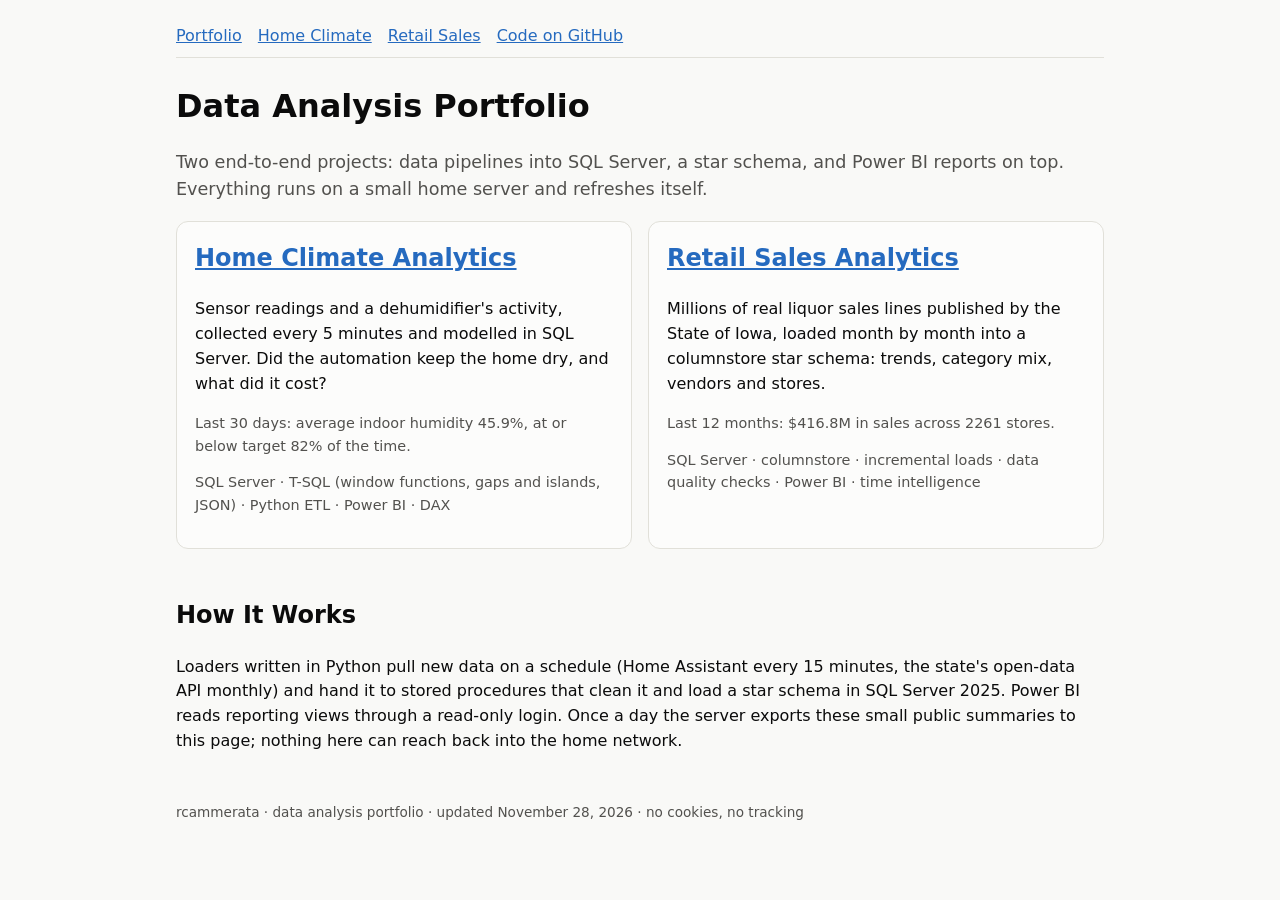
<file: docs/index.html>
<!doctype html>
<html lang="en">
<head>
<meta charset="utf-8">
<meta name="viewport" content="width=device-width, initial-scale=1">
<meta name="referrer" content="no-referrer">
<title>Data Analysis Portfolio</title>
<link rel="stylesheet" href="style.css">
</head>
<body>
<main>
<header class="site"><nav><a href="index.html">Portfolio</a><a href="climate.html">Home Climate</a><a href="retail.html">Retail Sales</a><a href="https://github.com/rcammerata/data-portfolio">Code on GitHub</a></nav></header>

<h1>Data Analysis Portfolio</h1>
<p class="lead">Two end-to-end projects: data pipelines into SQL Server, a star schema, and Power BI
reports on top. Everything runs on a small home server and refreshes itself.</p>
<div class="projects">
<section class="project">
<h2 style="margin-top:0"><a href="climate.html">Home Climate Analytics</a></h2>
<p>Sensor readings and a dehumidifier's activity, collected every 5 minutes and modelled in SQL
Server. Did the automation keep the home dry, and what did it cost?</p>
<p class="note">Last 30 days: average indoor humidity 45.9%, at or below target 82% of the time.</p>
<p class="note">SQL Server · T-SQL (window functions, gaps and islands, JSON) · Python ETL · Power BI · DAX</p>
</section>
<section class="project">
<h2 style="margin-top:0"><a href="retail.html">Retail Sales Analytics</a></h2>
<p>Millions of real liquor sales lines published by the State of Iowa, loaded month by month into a
columnstore star schema: trends, category mix, vendors and stores.</p>
<p class="note">Last 12 months: $416.8M in sales across 2261 stores.</p>
<p class="note">SQL Server · columnstore · incremental loads · data quality checks · Power BI · time intelligence</p>
</section>
</div>
<h2>How It Works</h2>
<p>Loaders written in Python pull new data on a schedule (Home Assistant every 15 minutes, the
state's open-data API monthly) and hand it to stored procedures that clean it and load a star
schema in SQL Server 2025. Power BI reads reporting views through a read-only login. Once a day
the server exports these small public summaries to this page; nothing here can reach back into
the home network.</p>

<footer>rcammerata · data analysis portfolio · updated November 28, 2026 · no cookies, no tracking</footer>
</main>
</body>
</html>
</file>
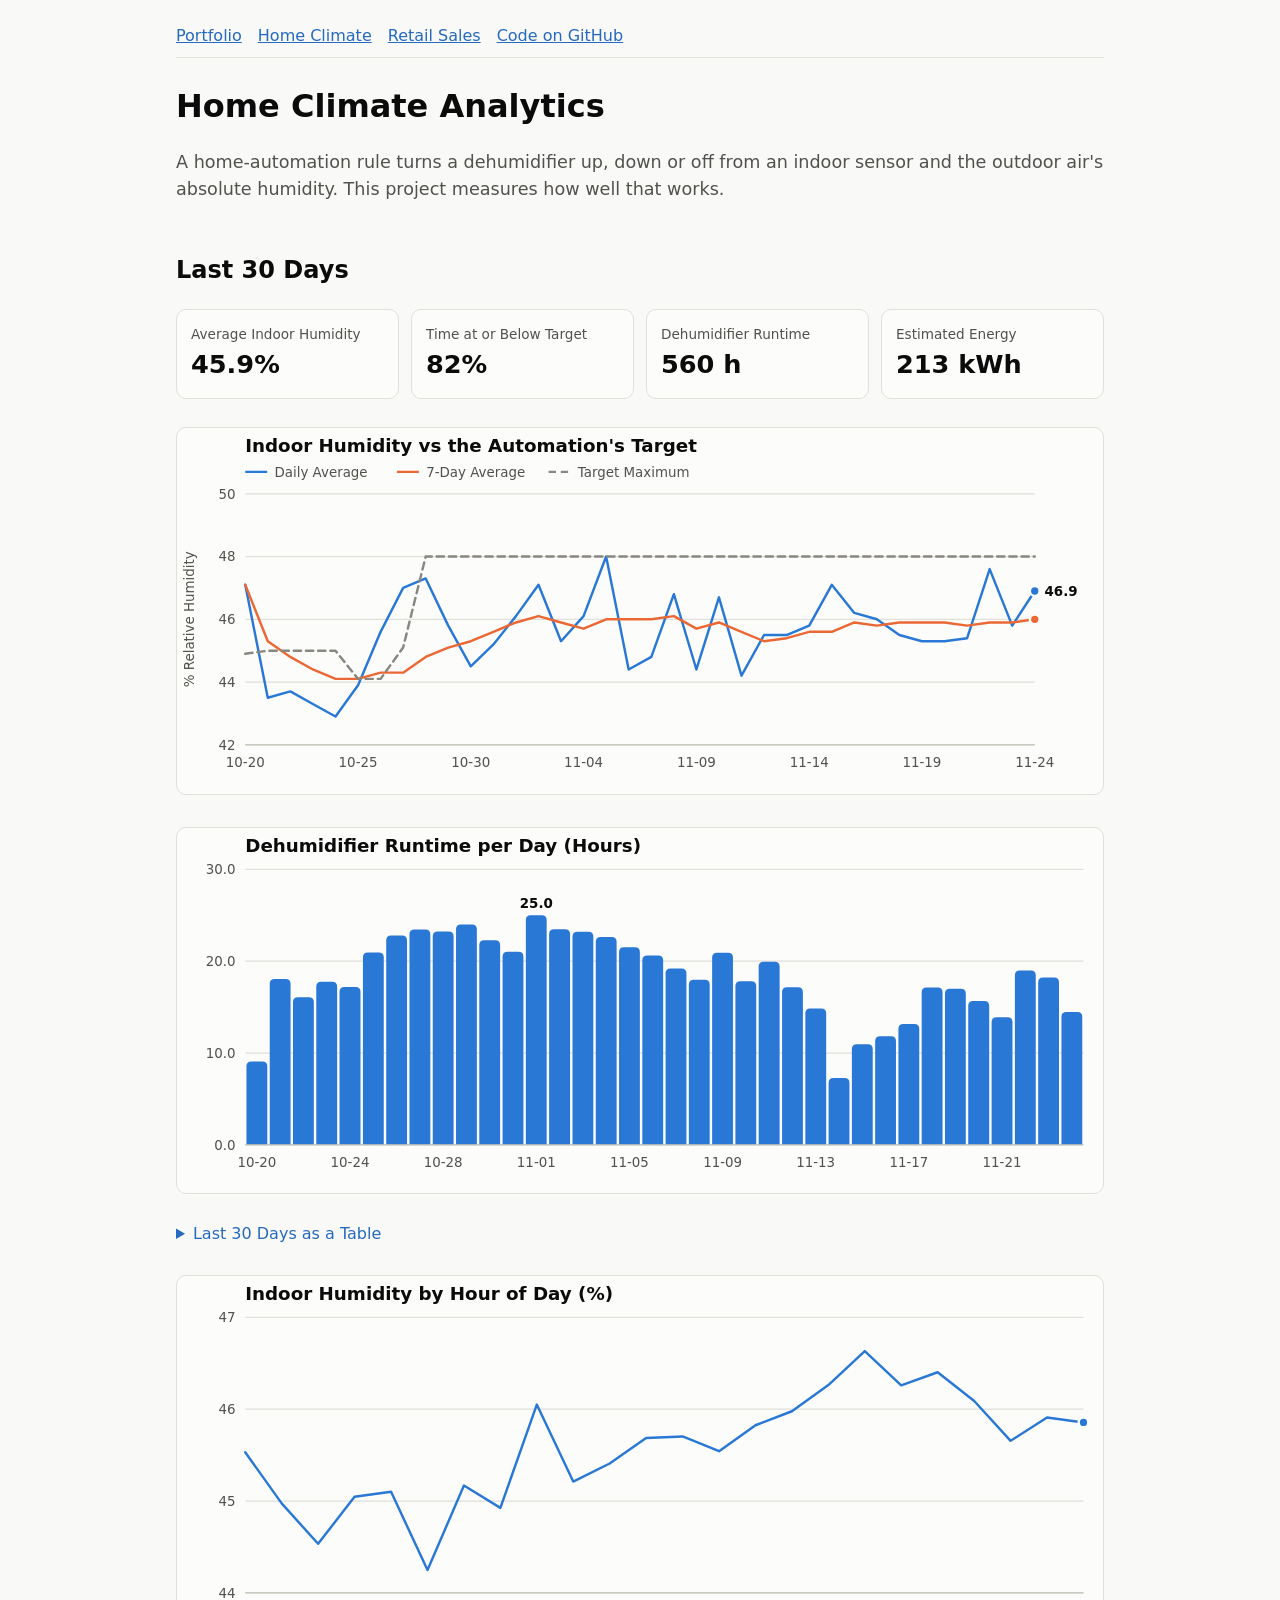
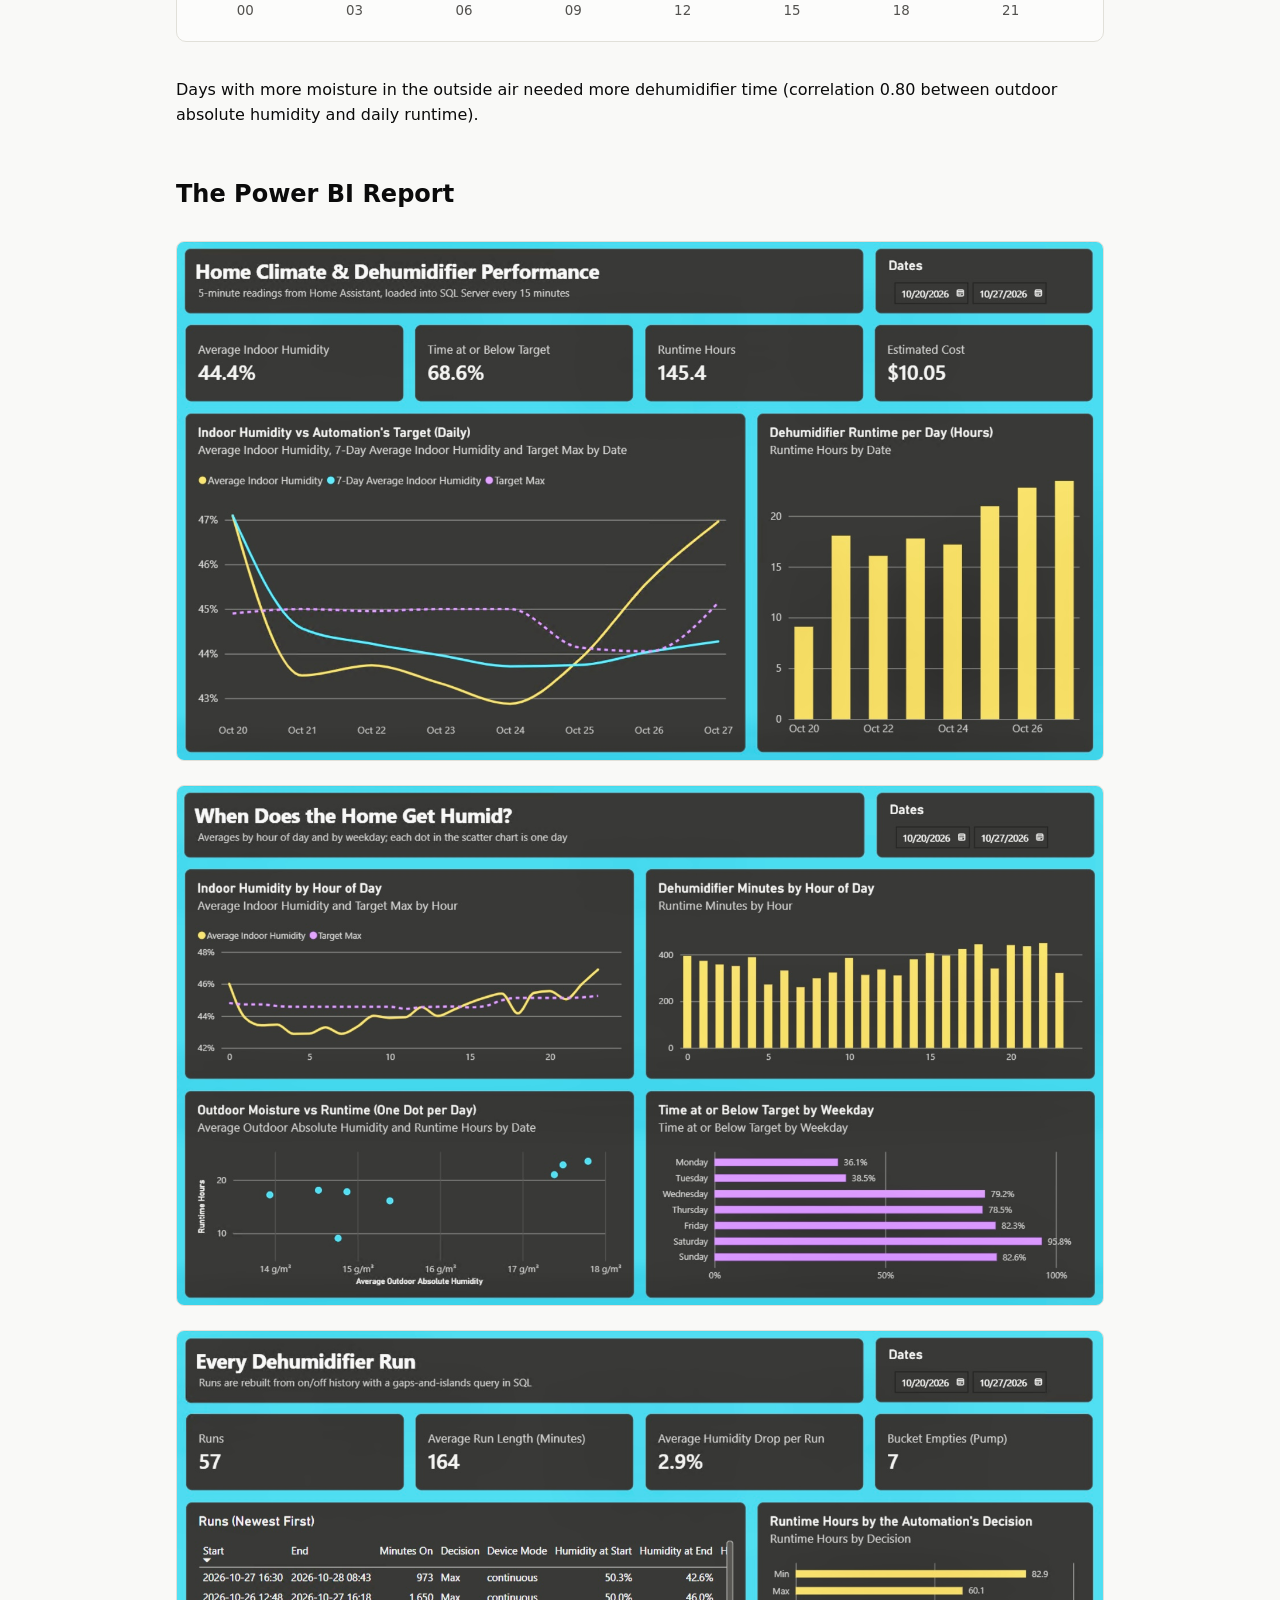
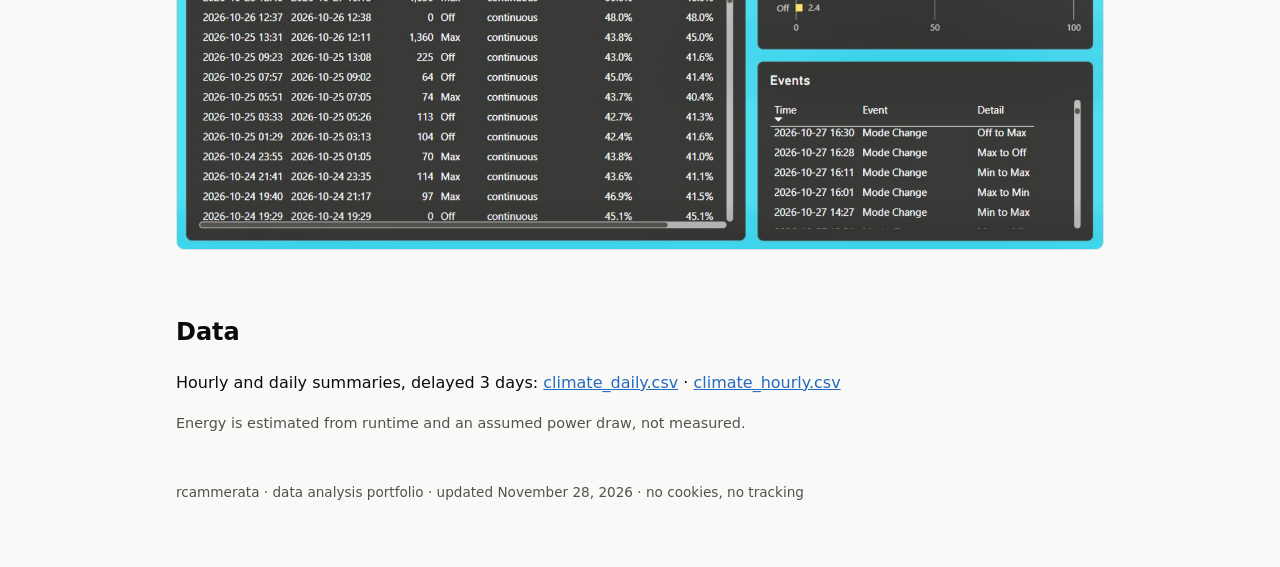
<file: docs/climate.html>
<!doctype html>
<html lang="en">
<head>
<meta charset="utf-8">
<meta name="viewport" content="width=device-width, initial-scale=1">
<meta name="referrer" content="no-referrer">
<title>Home Climate Analytics</title>
<link rel="stylesheet" href="style.css">
</head>
<body>
<main>
<header class="site"><nav><a href="index.html">Portfolio</a><a href="climate.html">Home Climate</a><a href="retail.html">Retail Sales</a><a href="https://github.com/rcammerata/data-portfolio">Code on GitHub</a></nav></header>

<h1>Home Climate Analytics</h1>
<p class="lead">A home-automation rule turns a dehumidifier up, down or off from an indoor sensor and the
outdoor air's absolute humidity. This project measures how well that works.</p>
<h2>Last 30 Days</h2>
<div class="cards"><div class="card"><div class="k">Average Indoor Humidity</div><div class="v">45.9%</div></div><div class="card"><div class="k">Time at or Below Target</div><div class="v">82%</div></div><div class="card"><div class="k">Dehumidifier Runtime</div><div class="v">560 h</div></div><div class="card"><div class="k">Estimated Energy</div><div class="v">213 kWh</div></div></div>
<svg xmlns="http://www.w3.org/2000/svg" viewBox="0 0 760 300" role="img" aria-label="Indoor Humidity vs the Automation&#x27;s Target" class="chart">
<title>Indoor Humidity vs the Automation&#x27;s Target</title>
<text x="56" y="20" class="chart-title">Indoor Humidity vs the Automation&#x27;s Target</text>
<line x1="56" x2="74" y1="36" y2="36" class="s1" stroke-width="2"/>
<text x="80" y="40" class="legend">Daily Average</text>
<line x1="180.5" x2="198.5" y1="36" y2="36" class="s2" stroke-width="2"/>
<text x="204.5" y="40" class="legend">7-Day Average</text>
<line x1="305.0" x2="323.0" y1="36" y2="36" class="ref" stroke-width="2" stroke-dasharray="6 4"/>
<text x="329.0" y="40" class="legend">Target Maximum</text>
<line x1="56" x2="704" y1="260.0" y2="260.0" class="grid"/>
<text x="48" y="264.0" class="axis" text-anchor="end">42</text>
<line x1="56" x2="704" y1="208.5" y2="208.5" class="grid"/>
<text x="48" y="212.5" class="axis" text-anchor="end">44</text>
<line x1="56" x2="704" y1="157.0" y2="157.0" class="grid"/>
<text x="48" y="161.0" class="axis" text-anchor="end">46</text>
<line x1="56" x2="704" y1="105.5" y2="105.5" class="grid"/>
<text x="48" y="109.5" class="axis" text-anchor="end">48</text>
<line x1="56" x2="704" y1="54.0" y2="54.0" class="grid"/>
<text x="48" y="58.0" class="axis" text-anchor="end">50</text>
<line x1="56" x2="704" y1="260.0" y2="260.0" class="baseline"/>
<text x="14" y="157.0" class="axis" text-anchor="middle" transform="rotate(-90 14 157.0)">% Relative Humidity</text>
<text x="56.0" y="278" class="axis" text-anchor="middle">10-20</text>
<text x="148.6" y="278" class="axis" text-anchor="middle">10-25</text>
<text x="241.1" y="278" class="axis" text-anchor="middle">10-30</text>
<text x="333.7" y="278" class="axis" text-anchor="middle">11-04</text>
<text x="426.3" y="278" class="axis" text-anchor="middle">11-09</text>
<text x="518.9" y="278" class="axis" text-anchor="middle">11-14</text>
<text x="611.4" y="278" class="axis" text-anchor="middle">11-19</text>
<text x="704.0" y="278" class="axis" text-anchor="middle">11-24</text>
<polyline points="56.0,128.7 74.5,221.4 93.0,216.2 111.5,226.5 130.1,236.8 148.6,211.1 167.1,167.3 185.6,131.2 204.1,123.5 222.6,162.2 241.1,195.6 259.7,177.6 278.2,154.4 296.7,128.7 315.2,175.0 333.7,154.4 352.2,105.5 370.7,198.2 389.3,187.9 407.8,136.4 426.3,198.2 444.8,139.0 463.3,203.3 481.8,169.9 500.3,169.9 518.9,162.2 537.4,128.7 555.9,151.8 574.4,157.0 592.9,169.9 611.4,175.0 629.9,175.0 648.5,172.5 667.0,115.8 685.5,162.2 704.0,133.8" fill="none" class="s1 line"/>
<circle cx="704.0" cy="133.8" r="4" class="f1 dot"/>
<text x="712.0" y="137.8" class="value">46.9</text>
<polyline points="56.0,128.7 74.5,175.0 93.0,187.9 111.5,198.2 130.1,205.9 148.6,205.9 167.1,200.8 185.6,200.8 204.1,187.9 222.6,180.2 241.1,175.0 259.7,167.3 278.2,159.6 296.7,154.4 315.2,159.6 333.7,164.7 352.2,157.0 370.7,157.0 389.3,157.0 407.8,154.4 426.3,164.7 444.8,159.6 463.3,167.3 481.8,175.0 500.3,172.5 518.9,167.3 537.4,167.3 555.9,159.6 574.4,162.2 592.9,159.6 611.4,159.6 629.9,159.6 648.5,162.2 667.0,159.6 685.5,159.6 704.0,157.0" fill="none" class="s2 line"/>
<circle cx="704.0" cy="157.0" r="4" class="f2 dot"/>
<polyline points="56.0,185.3 74.5,182.8 93.0,182.8 111.5,182.8 130.1,182.8 148.6,205.9 167.1,205.9 185.6,180.2 204.1,105.5 222.6,105.5 241.1,105.5 259.7,105.5 278.2,105.5 296.7,105.5 315.2,105.5 333.7,105.5 352.2,105.5 370.7,105.5 389.3,105.5 407.8,105.5 426.3,105.5 444.8,105.5 463.3,105.5 481.8,105.5 500.3,105.5 518.9,105.5 537.4,105.5 555.9,105.5 574.4,105.5 592.9,105.5 611.4,105.5 629.9,105.5 648.5,105.5 667.0,105.5 685.5,105.5 704.0,105.5" fill="none" class="ref line" stroke-dasharray="6 4"/>
<circle cx="56.0" cy="128.7" r="7" class="hit"><title>10-20 · Daily Average: 47.1</title></circle>
<circle cx="74.5" cy="221.4" r="7" class="hit"><title>10-21 · Daily Average: 43.5</title></circle>
<circle cx="93.0" cy="216.2" r="7" class="hit"><title>10-22 · Daily Average: 43.7</title></circle>
<circle cx="111.5" cy="226.5" r="7" class="hit"><title>10-23 · Daily Average: 43.3</title></circle>
<circle cx="130.1" cy="236.8" r="7" class="hit"><title>10-24 · Daily Average: 42.9</title></circle>
<circle cx="148.6" cy="211.1" r="7" class="hit"><title>10-25 · Daily Average: 43.9</title></circle>
<circle cx="167.1" cy="167.3" r="7" class="hit"><title>10-26 · Daily Average: 45.6</title></circle>
<circle cx="185.6" cy="131.2" r="7" class="hit"><title>10-27 · Daily Average: 47.0</title></circle>
<circle cx="204.1" cy="123.5" r="7" class="hit"><title>10-28 · Daily Average: 47.3</title></circle>
<circle cx="222.6" cy="162.2" r="7" class="hit"><title>10-29 · Daily Average: 45.8</title></circle>
<circle cx="241.1" cy="195.6" r="7" class="hit"><title>10-30 · Daily Average: 44.5</title></circle>
<circle cx="259.7" cy="177.6" r="7" class="hit"><title>10-31 · Daily Average: 45.2</title></circle>
<circle cx="278.2" cy="154.4" r="7" class="hit"><title>11-01 · Daily Average: 46.1</title></circle>
<circle cx="296.7" cy="128.7" r="7" class="hit"><title>11-02 · Daily Average: 47.1</title></circle>
<circle cx="315.2" cy="175.0" r="7" class="hit"><title>11-03 · Daily Average: 45.3</title></circle>
<circle cx="333.7" cy="154.4" r="7" class="hit"><title>11-04 · Daily Average: 46.1</title></circle>
<circle cx="352.2" cy="105.5" r="7" class="hit"><title>11-05 · Daily Average: 48.0</title></circle>
<circle cx="370.7" cy="198.2" r="7" class="hit"><title>11-06 · Daily Average: 44.4</title></circle>
<circle cx="389.3" cy="187.9" r="7" class="hit"><title>11-07 · Daily Average: 44.8</title></circle>
<circle cx="407.8" cy="136.4" r="7" class="hit"><title>11-08 · Daily Average: 46.8</title></circle>
<circle cx="426.3" cy="198.2" r="7" class="hit"><title>11-09 · Daily Average: 44.4</title></circle>
<circle cx="444.8" cy="139.0" r="7" class="hit"><title>11-10 · Daily Average: 46.7</title></circle>
<circle cx="463.3" cy="203.3" r="7" class="hit"><title>11-11 · Daily Average: 44.2</title></circle>
<circle cx="481.8" cy="169.9" r="7" class="hit"><title>11-12 · Daily Average: 45.5</title></circle>
<circle cx="500.3" cy="169.9" r="7" class="hit"><title>11-13 · Daily Average: 45.5</title></circle>
<circle cx="518.9" cy="162.2" r="7" class="hit"><title>11-14 · Daily Average: 45.8</title></circle>
<circle cx="537.4" cy="128.7" r="7" class="hit"><title>11-15 · Daily Average: 47.1</title></circle>
<circle cx="555.9" cy="151.8" r="7" class="hit"><title>11-16 · Daily Average: 46.2</title></circle>
<circle cx="574.4" cy="157.0" r="7" class="hit"><title>11-17 · Daily Average: 46.0</title></circle>
<circle cx="592.9" cy="169.9" r="7" class="hit"><title>11-18 · Daily Average: 45.5</title></circle>
<circle cx="611.4" cy="175.0" r="7" class="hit"><title>11-19 · Daily Average: 45.3</title></circle>
<circle cx="629.9" cy="175.0" r="7" class="hit"><title>11-20 · Daily Average: 45.3</title></circle>
<circle cx="648.5" cy="172.5" r="7" class="hit"><title>11-21 · Daily Average: 45.4</title></circle>
<circle cx="667.0" cy="115.8" r="7" class="hit"><title>11-22 · Daily Average: 47.6</title></circle>
<circle cx="685.5" cy="162.2" r="7" class="hit"><title>11-23 · Daily Average: 45.8</title></circle>
<circle cx="704.0" cy="133.8" r="7" class="hit"><title>11-24 · Daily Average: 46.9</title></circle>
<circle cx="56.0" cy="128.7" r="7" class="hit"><title>10-20 · 7-Day Average: 47.1</title></circle>
<circle cx="74.5" cy="175.0" r="7" class="hit"><title>10-21 · 7-Day Average: 45.3</title></circle>
<circle cx="93.0" cy="187.9" r="7" class="hit"><title>10-22 · 7-Day Average: 44.8</title></circle>
<circle cx="111.5" cy="198.2" r="7" class="hit"><title>10-23 · 7-Day Average: 44.4</title></circle>
<circle cx="130.1" cy="205.9" r="7" class="hit"><title>10-24 · 7-Day Average: 44.1</title></circle>
<circle cx="148.6" cy="205.9" r="7" class="hit"><title>10-25 · 7-Day Average: 44.1</title></circle>
<circle cx="167.1" cy="200.8" r="7" class="hit"><title>10-26 · 7-Day Average: 44.3</title></circle>
<circle cx="185.6" cy="200.8" r="7" class="hit"><title>10-27 · 7-Day Average: 44.3</title></circle>
<circle cx="204.1" cy="187.9" r="7" class="hit"><title>10-28 · 7-Day Average: 44.8</title></circle>
<circle cx="222.6" cy="180.2" r="7" class="hit"><title>10-29 · 7-Day Average: 45.1</title></circle>
<circle cx="241.1" cy="175.0" r="7" class="hit"><title>10-30 · 7-Day Average: 45.3</title></circle>
<circle cx="259.7" cy="167.3" r="7" class="hit"><title>10-31 · 7-Day Average: 45.6</title></circle>
<circle cx="278.2" cy="159.6" r="7" class="hit"><title>11-01 · 7-Day Average: 45.9</title></circle>
<circle cx="296.7" cy="154.4" r="7" class="hit"><title>11-02 · 7-Day Average: 46.1</title></circle>
<circle cx="315.2" cy="159.6" r="7" class="hit"><title>11-03 · 7-Day Average: 45.9</title></circle>
<circle cx="333.7" cy="164.7" r="7" class="hit"><title>11-04 · 7-Day Average: 45.7</title></circle>
<circle cx="352.2" cy="157.0" r="7" class="hit"><title>11-05 · 7-Day Average: 46.0</title></circle>
<circle cx="370.7" cy="157.0" r="7" class="hit"><title>11-06 · 7-Day Average: 46.0</title></circle>
<circle cx="389.3" cy="157.0" r="7" class="hit"><title>11-07 · 7-Day Average: 46.0</title></circle>
<circle cx="407.8" cy="154.4" r="7" class="hit"><title>11-08 · 7-Day Average: 46.1</title></circle>
<circle cx="426.3" cy="164.7" r="7" class="hit"><title>11-09 · 7-Day Average: 45.7</title></circle>
<circle cx="444.8" cy="159.6" r="7" class="hit"><title>11-10 · 7-Day Average: 45.9</title></circle>
<circle cx="463.3" cy="167.3" r="7" class="hit"><title>11-11 · 7-Day Average: 45.6</title></circle>
<circle cx="481.8" cy="175.0" r="7" class="hit"><title>11-12 · 7-Day Average: 45.3</title></circle>
<circle cx="500.3" cy="172.5" r="7" class="hit"><title>11-13 · 7-Day Average: 45.4</title></circle>
<circle cx="518.9" cy="167.3" r="7" class="hit"><title>11-14 · 7-Day Average: 45.6</title></circle>
<circle cx="537.4" cy="167.3" r="7" class="hit"><title>11-15 · 7-Day Average: 45.6</title></circle>
<circle cx="555.9" cy="159.6" r="7" class="hit"><title>11-16 · 7-Day Average: 45.9</title></circle>
<circle cx="574.4" cy="162.2" r="7" class="hit"><title>11-17 · 7-Day Average: 45.8</title></circle>
<circle cx="592.9" cy="159.6" r="7" class="hit"><title>11-18 · 7-Day Average: 45.9</title></circle>
<circle cx="611.4" cy="159.6" r="7" class="hit"><title>11-19 · 7-Day Average: 45.9</title></circle>
<circle cx="629.9" cy="159.6" r="7" class="hit"><title>11-20 · 7-Day Average: 45.9</title></circle>
<circle cx="648.5" cy="162.2" r="7" class="hit"><title>11-21 · 7-Day Average: 45.8</title></circle>
<circle cx="667.0" cy="159.6" r="7" class="hit"><title>11-22 · 7-Day Average: 45.9</title></circle>
<circle cx="685.5" cy="159.6" r="7" class="hit"><title>11-23 · 7-Day Average: 45.9</title></circle>
<circle cx="704.0" cy="157.0" r="7" class="hit"><title>11-24 · 7-Day Average: 46.0</title></circle>
</svg>
<svg xmlns="http://www.w3.org/2000/svg" viewBox="0 0 760 300" role="img" aria-label="Dehumidifier Runtime per Day (Hours)" class="chart">
<title>Dehumidifier Runtime per Day (Hours)</title>
<text x="56" y="20" class="chart-title">Dehumidifier Runtime per Day (Hours)</text>
<line x1="56" x2="744" y1="260.0" y2="260.0" class="grid"/>
<text x="48" y="264.0" class="axis" text-anchor="end">0.0</text>
<line x1="56" x2="744" y1="184.7" y2="184.7" class="grid"/>
<text x="48" y="188.7" class="axis" text-anchor="end">10.0</text>
<line x1="56" x2="744" y1="109.3" y2="109.3" class="grid"/>
<text x="48" y="113.3" class="axis" text-anchor="end">20.0</text>
<line x1="56" x2="744" y1="34.0" y2="34.0" class="grid"/>
<text x="48" y="38.0" class="axis" text-anchor="end">30.0</text>
<path d="M57.0,260.0V195.6Q57.0,191.6 61.0,191.6H70.1Q74.1,191.6 74.1,195.6V260.0Z" class="f1"><title>10-20: 9.1</title></path>
<text x="65.6" y="278" class="axis" text-anchor="middle">10-20</text>
<path d="M76.1,260.0V127.9Q76.1,123.9 80.1,123.9H89.2Q93.2,123.9 93.2,127.9V260.0Z" class="f1"><title>10-21: 18.1</title></path>
<path d="M95.2,260.0V142.9Q95.2,138.9 99.2,138.9H108.3Q112.3,138.9 112.3,142.9V260.0Z" class="f1"><title>10-22: 16.1</title></path>
<path d="M114.3,260.0V130.1Q114.3,126.1 118.3,126.1H127.4Q131.4,126.1 131.4,130.1V260.0Z" class="f1"><title>10-23: 17.8</title></path>
<path d="M133.4,260.0V134.5Q133.4,130.5 137.4,130.5H146.6Q150.6,130.5 150.6,134.5V260.0Z" class="f1"><title>10-24: 17.2</title></path>
<text x="142.0" y="278" class="axis" text-anchor="middle">10-24</text>
<path d="M152.6,260.0V106.1Q152.6,102.1 156.6,102.1H165.7Q169.7,102.1 169.7,106.1V260.0Z" class="f1"><title>10-25: 21.0</title></path>
<path d="M171.7,260.0V92.3Q171.7,88.3 175.7,88.3H184.8Q188.8,88.3 188.8,92.3V260.0Z" class="f1"><title>10-26: 22.8</title></path>
<path d="M190.8,260.0V87.3Q190.8,83.3 194.8,83.3H203.9Q207.9,83.3 207.9,87.3V260.0Z" class="f1"><title>10-27: 23.5</title></path>
<path d="M209.9,260.0V88.9Q209.9,84.9 213.9,84.9H223.0Q227.0,84.9 227.0,88.9V260.0Z" class="f1"><title>10-28: 23.2</title></path>
<text x="218.4" y="278" class="axis" text-anchor="middle">10-28</text>
<path d="M229.0,260.0V83.2Q229.0,79.2 233.0,79.2H242.1Q246.1,79.2 246.1,83.2V260.0Z" class="f1"><title>10-29: 24.0</title></path>
<path d="M248.1,260.0V96.2Q248.1,92.2 252.1,92.2H261.2Q265.2,92.2 265.2,96.2V260.0Z" class="f1"><title>10-30: 22.3</title></path>
<path d="M267.2,260.0V105.6Q267.2,101.6 271.2,101.6H280.3Q284.3,101.6 284.3,105.6V260.0Z" class="f1"><title>10-31: 21.0</title></path>
<path d="M286.3,260.0V75.7Q286.3,71.7 290.3,71.7H299.4Q303.4,71.7 303.4,75.7V260.0Z" class="f1"><title>11-01: 25.0</title></path>
<text x="294.9" y="65.7" class="value" text-anchor="middle">25.0</text>
<text x="294.9" y="278" class="axis" text-anchor="middle">11-01</text>
<path d="M305.4,260.0V87.0Q305.4,83.0 309.4,83.0H318.6Q322.6,83.0 322.6,87.0V260.0Z" class="f1"><title>11-02: 23.5</title></path>
<path d="M324.6,260.0V89.1Q324.6,85.1 328.6,85.1H337.7Q341.7,85.1 341.7,89.1V260.0Z" class="f1"><title>11-03: 23.2</title></path>
<path d="M343.7,260.0V93.4Q343.7,89.4 347.7,89.4H356.8Q360.8,89.4 360.8,93.4V260.0Z" class="f1"><title>11-04: 22.6</title></path>
<path d="M362.8,260.0V101.9Q362.8,97.9 366.8,97.9H375.9Q379.9,97.9 379.9,101.9V260.0Z" class="f1"><title>11-05: 21.5</title></path>
<text x="371.3" y="278" class="axis" text-anchor="middle">11-05</text>
<path d="M381.9,260.0V108.6Q381.9,104.6 385.9,104.6H395.0Q399.0,104.6 399.0,108.6V260.0Z" class="f1"><title>11-06: 20.6</title></path>
<path d="M401.0,260.0V119.3Q401.0,115.3 405.0,115.3H414.1Q418.1,115.3 418.1,119.3V260.0Z" class="f1"><title>11-07: 19.2</title></path>
<path d="M420.1,260.0V128.5Q420.1,124.5 424.1,124.5H433.2Q437.2,124.5 437.2,128.5V260.0Z" class="f1"><title>11-08: 18.0</title></path>
<path d="M439.2,260.0V106.3Q439.2,102.3 443.2,102.3H452.3Q456.3,102.3 456.3,106.3V260.0Z" class="f1"><title>11-09: 20.9</title></path>
<text x="447.8" y="278" class="axis" text-anchor="middle">11-09</text>
<path d="M458.3,260.0V129.8Q458.3,125.8 462.3,125.8H471.4Q475.4,125.8 475.4,129.8V260.0Z" class="f1"><title>11-10: 17.8</title></path>
<path d="M477.4,260.0V113.8Q477.4,109.8 481.4,109.8H490.6Q494.6,109.8 494.6,113.8V260.0Z" class="f1"><title>11-11: 19.9</title></path>
<path d="M496.6,260.0V134.7Q496.6,130.7 500.6,130.7H509.7Q513.7,130.7 513.7,134.7V260.0Z" class="f1"><title>11-12: 17.2</title></path>
<path d="M515.7,260.0V152.1Q515.7,148.1 519.7,148.1H528.8Q532.8,148.1 532.8,152.1V260.0Z" class="f1"><title>11-13: 14.8</title></path>
<text x="524.2" y="278" class="axis" text-anchor="middle">11-13</text>
<path d="M534.8,260.0V209.2Q534.8,205.2 538.8,205.2H547.9Q551.9,205.2 551.9,209.2V260.0Z" class="f1"><title>11-14: 7.3</title></path>
<path d="M553.9,260.0V181.4Q553.9,177.4 557.9,177.4H567.0Q571.0,177.4 571.0,181.4V260.0Z" class="f1"><title>11-15: 11.0</title></path>
<path d="M573.0,260.0V175.0Q573.0,171.0 577.0,171.0H586.1Q590.1,171.0 590.1,175.0V260.0Z" class="f1"><title>11-16: 11.8</title></path>
<path d="M592.1,260.0V164.9Q592.1,160.9 596.1,160.9H605.2Q609.2,160.9 609.2,164.9V260.0Z" class="f1"><title>11-17: 13.2</title></path>
<text x="600.7" y="278" class="axis" text-anchor="middle">11-17</text>
<path d="M611.2,260.0V134.9Q611.2,130.9 615.2,130.9H624.3Q628.3,130.9 628.3,134.9V260.0Z" class="f1"><title>11-18: 17.1</title></path>
<path d="M630.3,260.0V135.9Q630.3,131.9 634.3,131.9H643.4Q647.4,131.9 647.4,135.9V260.0Z" class="f1"><title>11-19: 17.0</title></path>
<path d="M649.4,260.0V145.9Q649.4,141.9 653.4,141.9H662.6Q666.6,141.9 666.6,145.9V260.0Z" class="f1"><title>11-20: 15.7</title></path>
<path d="M668.6,260.0V159.4Q668.6,155.4 672.6,155.4H681.7Q685.7,155.4 685.7,159.4V260.0Z" class="f1"><title>11-21: 13.9</title></path>
<text x="677.1" y="278" class="axis" text-anchor="middle">11-21</text>
<path d="M687.7,260.0V120.9Q687.7,116.9 691.7,116.9H700.8Q704.8,116.9 704.8,120.9V260.0Z" class="f1"><title>11-22: 19.0</title></path>
<path d="M706.8,260.0V126.8Q706.8,122.8 710.8,122.8H719.9Q723.9,122.8 723.9,126.8V260.0Z" class="f1"><title>11-23: 18.2</title></path>
<path d="M725.9,260.0V155.1Q725.9,151.1 729.9,151.1H739.0Q743.0,151.1 743.0,155.1V260.0Z" class="f1"><title>11-24: 14.5</title></path>
<line x1="56" x2="744" y1="260.0" y2="260.0" class="baseline"/>
</svg>
<details><summary>Last 30 Days as a Table</summary><table><thead><tr><th>Date</th><th>Average Humidity</th><th>Target Max</th><th>At or Below Target</th><th>Runtime (Hours)</th></tr></thead><tbody><tr><td>2026-11-24</td><td class="n">46.9%</td><td class="n">48%</td><td class="n">75%</td><td class="n">14.5</td></tr><tr><td>2026-11-23</td><td class="n">45.8%</td><td class="n">48%</td><td class="n">85%</td><td class="n">18.2</td></tr><tr><td>2026-11-22</td><td class="n">47.6%</td><td class="n">48%</td><td class="n">70%</td><td class="n">19.0</td></tr><tr><td>2026-11-21</td><td class="n">45.4%</td><td class="n">48%</td><td class="n">88%</td><td class="n">13.9</td></tr><tr><td>2026-11-20</td><td class="n">45.3%</td><td class="n">48%</td><td class="n">88%</td><td class="n">15.7</td></tr><tr><td>2026-11-19</td><td class="n">45.3%</td><td class="n">48%</td><td class="n">87%</td><td class="n">17.0</td></tr><tr><td>2026-11-18</td><td class="n">45.5%</td><td class="n">48%</td><td class="n">87%</td><td class="n">17.1</td></tr><tr><td>2026-11-17</td><td class="n">46.0%</td><td class="n">48%</td><td class="n">86%</td><td class="n">13.2</td></tr><tr><td>2026-11-16</td><td class="n">46.2%</td><td class="n">48%</td><td class="n">86%</td><td class="n">11.8</td></tr><tr><td>2026-11-15</td><td class="n">47.1%</td><td class="n">48%</td><td class="n">80%</td><td class="n">11.0</td></tr><tr><td>2026-11-14</td><td class="n">45.8%</td><td class="n">48%</td><td class="n">92%</td><td class="n">7.3</td></tr><tr><td>2026-11-13</td><td class="n">45.5%</td><td class="n">48%</td><td class="n">91%</td><td class="n">14.8</td></tr><tr><td>2026-11-12</td><td class="n">45.5%</td><td class="n">48%</td><td class="n">88%</td><td class="n">17.2</td></tr><tr><td>2026-11-11</td><td class="n">44.2%</td><td class="n">48%</td><td class="n">96%</td><td class="n">19.9</td></tr><tr><td>2026-11-10</td><td class="n">46.7%</td><td class="n">48%</td><td class="n">78%</td><td class="n">17.8</td></tr><tr><td>2026-11-09</td><td class="n">44.4%</td><td class="n">48%</td><td class="n">96%</td><td class="n">20.9</td></tr><tr><td>2026-11-08</td><td class="n">46.8%</td><td class="n">48%</td><td class="n">78%</td><td class="n">18.0</td></tr><tr><td>2026-11-07</td><td class="n">44.8%</td><td class="n">48%</td><td class="n">94%</td><td class="n">19.2</td></tr><tr><td>2026-11-06</td><td class="n">44.4%</td><td class="n">48%</td><td class="n">94%</td><td class="n">20.6</td></tr><tr><td>2026-11-05</td><td class="n">48.0%</td><td class="n">48%</td><td class="n">61%</td><td class="n">21.5</td></tr><tr><td>2026-11-04</td><td class="n">46.1%</td><td class="n">48%</td><td class="n">84%</td><td class="n">22.6</td></tr><tr><td>2026-11-03</td><td class="n">45.3%</td><td class="n">48%</td><td class="n">98%</td><td class="n">23.2</td></tr><tr><td>2026-11-02</td><td class="n">47.1%</td><td class="n">48%</td><td class="n">77%</td><td class="n">23.5</td></tr><tr><td>2026-11-01</td><td class="n">46.1%</td><td class="n">48%</td><td class="n">83%</td><td class="n">25.0</td></tr><tr><td>2026-10-31</td><td class="n">45.2%</td><td class="n">48%</td><td class="n">88%</td><td class="n">21.0</td></tr><tr><td>2026-10-30</td><td class="n">44.5%</td><td class="n">48%</td><td class="n">94%</td><td class="n">22.3</td></tr><tr><td>2026-10-29</td><td class="n">45.8%</td><td class="n">48%</td><td class="n">89%</td><td class="n">24.0</td></tr><tr><td>2026-10-28</td><td class="n">47.3%</td><td class="n">48%</td><td class="n">76%</td><td class="n">23.2</td></tr><tr><td>2026-10-27</td><td class="n">47.0%</td><td class="n">45%</td><td class="n">38%</td><td class="n">23.5</td></tr><tr><td>2026-10-26</td><td class="n">45.6%</td><td class="n">44%</td><td class="n">36%</td><td class="n">22.8</td></tr></tbody></table></details>
<svg xmlns="http://www.w3.org/2000/svg" viewBox="0 0 760 300" role="img" aria-label="Indoor Humidity by Hour of Day (%)" class="chart">
<title>Indoor Humidity by Hour of Day (%)</title>
<text x="56" y="20" class="chart-title">Indoor Humidity by Hour of Day (%)</text>
<line x1="56" x2="744" y1="260.0" y2="260.0" class="grid"/>
<text x="48" y="264.0" class="axis" text-anchor="end">44</text>
<line x1="56" x2="744" y1="184.7" y2="184.7" class="grid"/>
<text x="48" y="188.7" class="axis" text-anchor="end">45</text>
<line x1="56" x2="744" y1="109.3" y2="109.3" class="grid"/>
<text x="48" y="113.3" class="axis" text-anchor="end">46</text>
<line x1="56" x2="744" y1="34.0" y2="34.0" class="grid"/>
<text x="48" y="38.0" class="axis" text-anchor="end">47</text>
<line x1="56" x2="744" y1="260.0" y2="260.0" class="baseline"/>
<text x="56.0" y="278" class="axis" text-anchor="middle">00</text>
<text x="145.7" y="278" class="axis" text-anchor="middle">03</text>
<text x="235.5" y="278" class="axis" text-anchor="middle">06</text>
<text x="325.2" y="278" class="axis" text-anchor="middle">09</text>
<text x="415.0" y="278" class="axis" text-anchor="middle">12</text>
<text x="504.7" y="278" class="axis" text-anchor="middle">15</text>
<text x="594.4" y="278" class="axis" text-anchor="middle">18</text>
<text x="684.2" y="278" class="axis" text-anchor="middle">21</text>
<polyline points="56.0,144.6 85.9,186.6 115.8,219.8 145.7,181.2 175.7,177.1 205.6,241.3 235.5,172.0 265.4,190.3 295.3,105.5 325.2,168.7 355.1,153.9 385.0,133.0 415.0,131.7 444.9,143.8 474.8,122.5 504.7,111.0 534.6,89.5 564.5,61.6 594.4,89.7 624.3,79.0 654.3,102.6 684.2,135.3 714.1,116.2 744.0,120.2" fill="none" class="s1 line"/>
<circle cx="744.0" cy="120.2" r="4" class="f1 dot"/>
<circle cx="56.0" cy="144.6" r="7" class="hit"><title>00 · Average Indoor Humidity: 45.5</title></circle>
<circle cx="85.9" cy="186.6" r="7" class="hit"><title>01 · Average Indoor Humidity: 45.0</title></circle>
<circle cx="115.8" cy="219.8" r="7" class="hit"><title>02 · Average Indoor Humidity: 44.5</title></circle>
<circle cx="145.7" cy="181.2" r="7" class="hit"><title>03 · Average Indoor Humidity: 45.0</title></circle>
<circle cx="175.7" cy="177.1" r="7" class="hit"><title>04 · Average Indoor Humidity: 45.1</title></circle>
<circle cx="205.6" cy="241.3" r="7" class="hit"><title>05 · Average Indoor Humidity: 44.2</title></circle>
<circle cx="235.5" cy="172.0" r="7" class="hit"><title>06 · Average Indoor Humidity: 45.2</title></circle>
<circle cx="265.4" cy="190.3" r="7" class="hit"><title>07 · Average Indoor Humidity: 44.9</title></circle>
<circle cx="295.3" cy="105.5" r="7" class="hit"><title>08 · Average Indoor Humidity: 46.1</title></circle>
<circle cx="325.2" cy="168.7" r="7" class="hit"><title>09 · Average Indoor Humidity: 45.2</title></circle>
<circle cx="355.1" cy="153.9" r="7" class="hit"><title>10 · Average Indoor Humidity: 45.4</title></circle>
<circle cx="385.0" cy="133.0" r="7" class="hit"><title>11 · Average Indoor Humidity: 45.7</title></circle>
<circle cx="415.0" cy="131.7" r="7" class="hit"><title>12 · Average Indoor Humidity: 45.7</title></circle>
<circle cx="444.9" cy="143.8" r="7" class="hit"><title>13 · Average Indoor Humidity: 45.5</title></circle>
<circle cx="474.8" cy="122.5" r="7" class="hit"><title>14 · Average Indoor Humidity: 45.8</title></circle>
<circle cx="504.7" cy="111.0" r="7" class="hit"><title>15 · Average Indoor Humidity: 46.0</title></circle>
<circle cx="534.6" cy="89.5" r="7" class="hit"><title>16 · Average Indoor Humidity: 46.3</title></circle>
<circle cx="564.5" cy="61.6" r="7" class="hit"><title>17 · Average Indoor Humidity: 46.6</title></circle>
<circle cx="594.4" cy="89.7" r="7" class="hit"><title>18 · Average Indoor Humidity: 46.3</title></circle>
<circle cx="624.3" cy="79.0" r="7" class="hit"><title>19 · Average Indoor Humidity: 46.4</title></circle>
<circle cx="654.3" cy="102.6" r="7" class="hit"><title>20 · Average Indoor Humidity: 46.1</title></circle>
<circle cx="684.2" cy="135.3" r="7" class="hit"><title>21 · Average Indoor Humidity: 45.7</title></circle>
<circle cx="714.1" cy="116.2" r="7" class="hit"><title>22 · Average Indoor Humidity: 45.9</title></circle>
<circle cx="744.0" cy="120.2" r="7" class="hit"><title>23 · Average Indoor Humidity: 45.9</title></circle>
</svg>
<p>Days with more moisture in the outside air needed more dehumidifier time (correlation 0.80 between outdoor absolute humidity and daily runtime).</p>
<h2>The Power BI Report</h2>
<div class="shots">
<img src="img/home-climate-overview.png" alt="Home Climate: Power BI page 1" loading="lazy">
<img src="img/home-climate-patterns.png" alt="Home Climate: Power BI page 2" loading="lazy">
<img src="img/home-climate-runs.png" alt="Home Climate: Power BI page 3" loading="lazy">
</div>
<h2>Data</h2>
<p>Hourly and daily summaries, delayed 3 days:
<a href="data/climate_daily.csv">climate_daily.csv</a> ·
<a href="data/climate_hourly.csv">climate_hourly.csv</a></p>
<p class="note">Energy is estimated from runtime and an assumed power draw, not measured.</p>

<footer>rcammerata · data analysis portfolio · updated November 28, 2026 · no cookies, no tracking</footer>
</main>
</body>
</html>
</file>
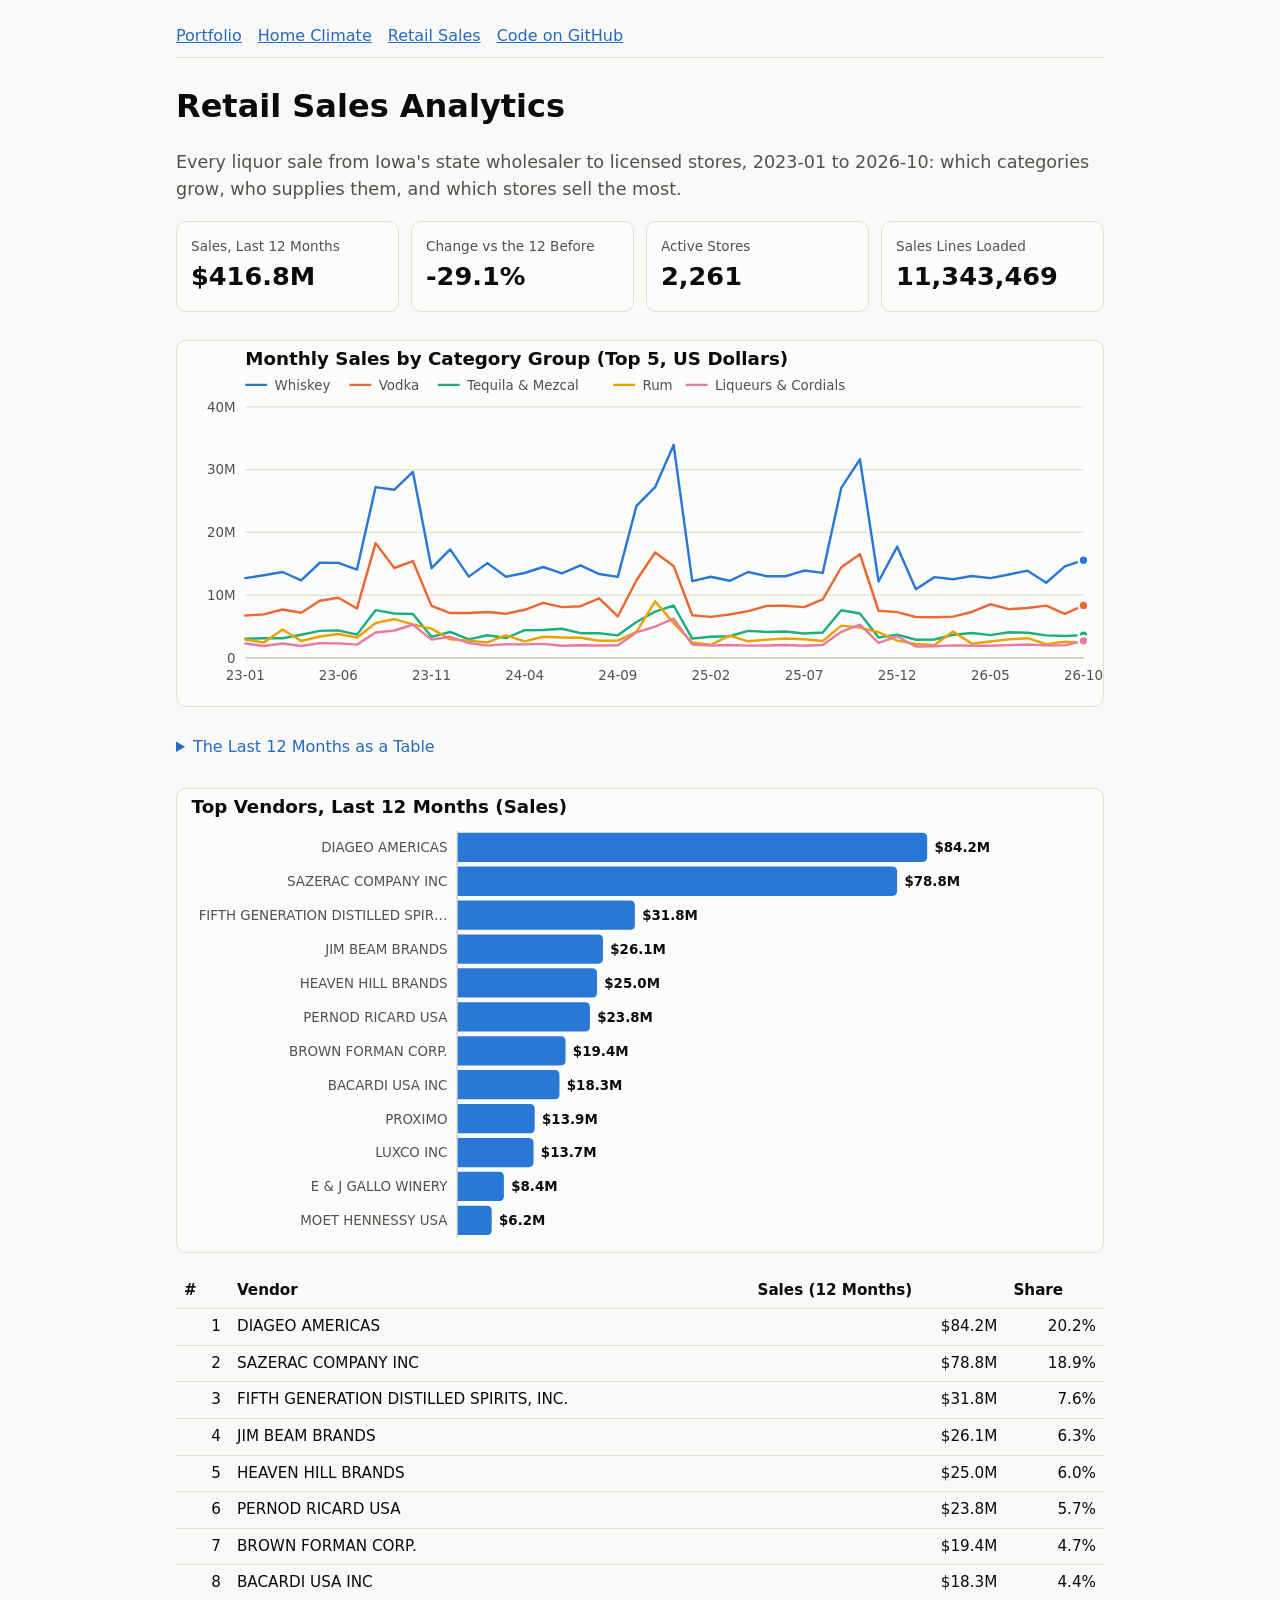
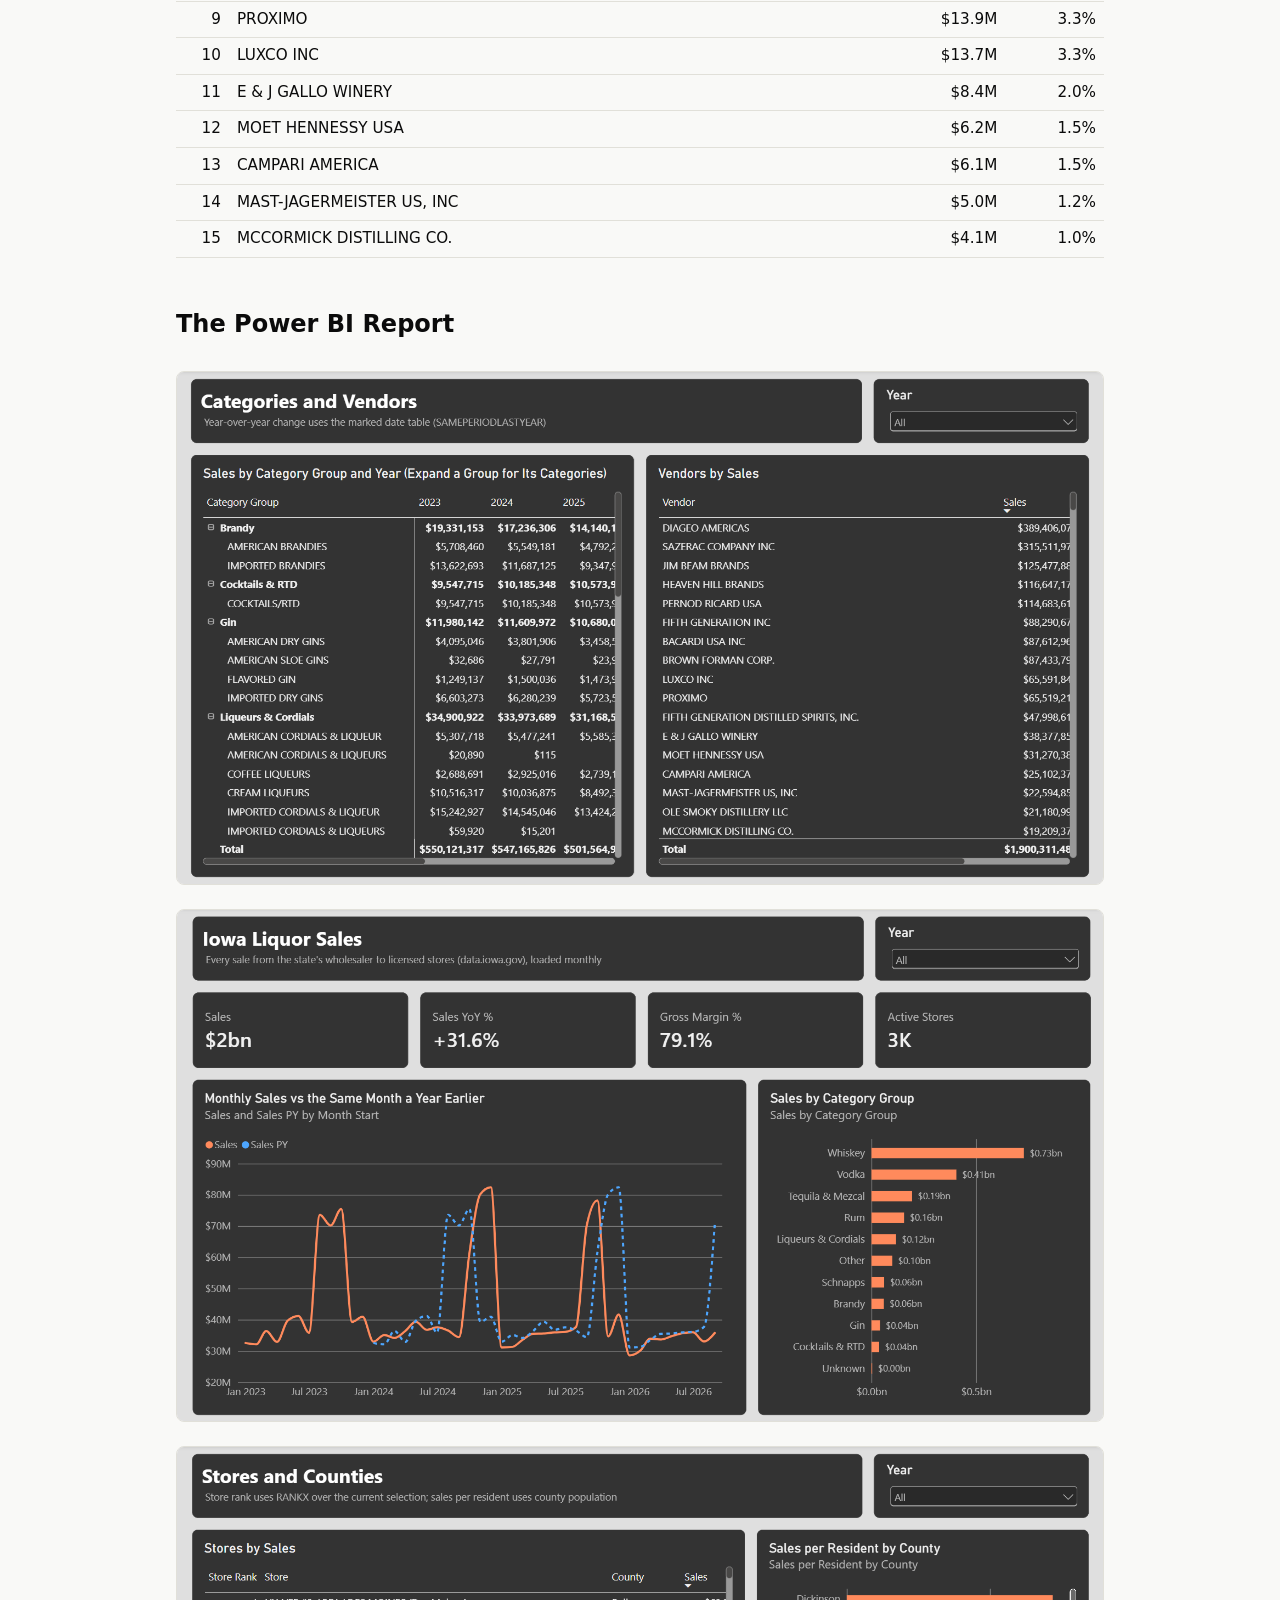
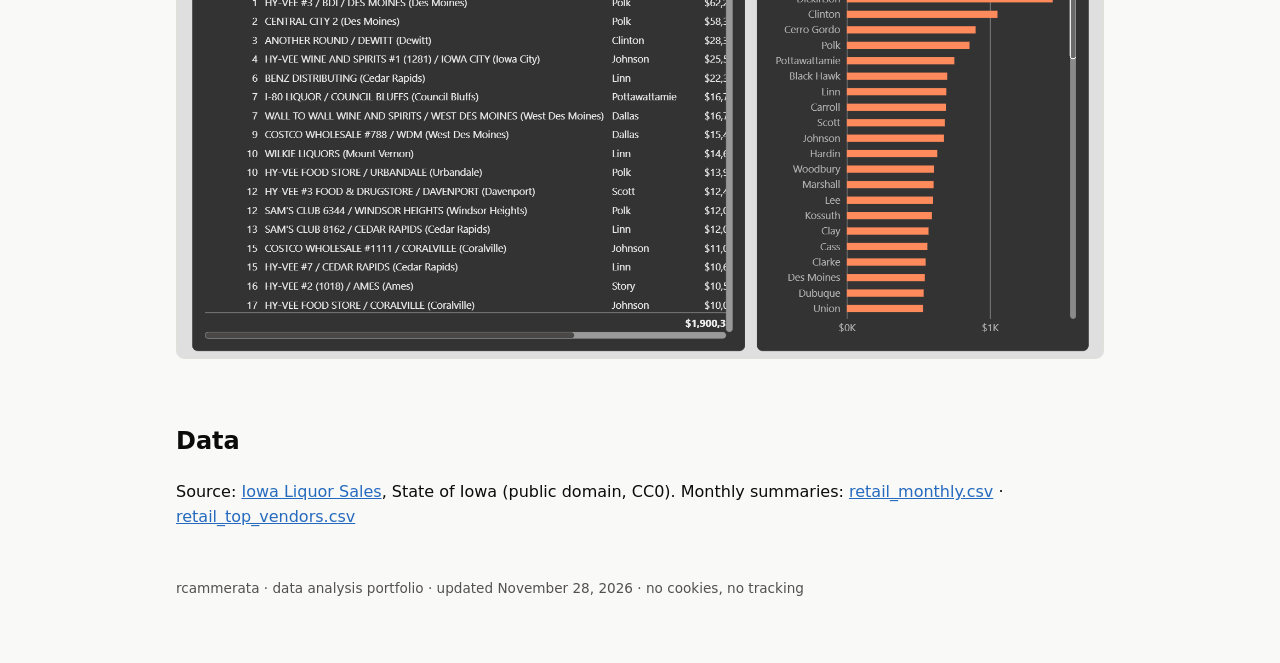
<file: docs/retail.html>
<!doctype html>
<html lang="en">
<head>
<meta charset="utf-8">
<meta name="viewport" content="width=device-width, initial-scale=1">
<meta name="referrer" content="no-referrer">
<title>Retail Sales Analytics</title>
<link rel="stylesheet" href="style.css">
</head>
<body>
<main>
<header class="site"><nav><a href="index.html">Portfolio</a><a href="climate.html">Home Climate</a><a href="retail.html">Retail Sales</a><a href="https://github.com/rcammerata/data-portfolio">Code on GitHub</a></nav></header>

<h1>Retail Sales Analytics</h1>
<p class="lead">Every liquor sale from Iowa's state wholesaler to licensed stores, 2023-01 to 2026-10:
which categories grow, who supplies them, and which stores sell the most.</p>
<div class="cards"><div class="card"><div class="k">Sales, Last 12 Months</div><div class="v">$416.8M</div></div><div class="card"><div class="k">Change vs the 12 Before</div><div class="v">-29.1%</div></div><div class="card"><div class="k">Active Stores</div><div class="v">2,261</div></div><div class="card"><div class="k">Sales Lines Loaded</div><div class="v">11,343,469</div></div></div>
<svg xmlns="http://www.w3.org/2000/svg" viewBox="0 0 760 300" role="img" aria-label="Monthly Sales by Category Group (Top 5, US Dollars)" class="chart">
<title>Monthly Sales by Category Group (Top 5, US Dollars)</title>
<text x="56" y="20" class="chart-title">Monthly Sales by Category Group (Top 5, US Dollars)</text>
<line x1="56" x2="74" y1="36" y2="36" class="s1" stroke-width="2"/>
<text x="80" y="40" class="legend">Whiskey</text>
<line x1="141.5" x2="159.5" y1="36" y2="36" class="s2" stroke-width="2"/>
<text x="165.5" y="40" class="legend">Vodka</text>
<line x1="214.0" x2="232.0" y1="36" y2="36" class="s3" stroke-width="2"/>
<text x="238.0" y="40" class="legend">Tequila &amp; Mezcal</text>
<line x1="358.0" x2="376.0" y1="36" y2="36" class="s4" stroke-width="2"/>
<text x="382.0" y="40" class="legend">Rum</text>
<line x1="417.5" x2="435.5" y1="36" y2="36" class="s5" stroke-width="2"/>
<text x="441.5" y="40" class="legend">Liqueurs &amp; Cordials</text>
<line x1="56" x2="744" y1="260.0" y2="260.0" class="grid"/>
<text x="48" y="264.0" class="axis" text-anchor="end">0</text>
<line x1="56" x2="744" y1="208.5" y2="208.5" class="grid"/>
<text x="48" y="212.5" class="axis" text-anchor="end">10M</text>
<line x1="56" x2="744" y1="157.0" y2="157.0" class="grid"/>
<text x="48" y="161.0" class="axis" text-anchor="end">20M</text>
<line x1="56" x2="744" y1="105.5" y2="105.5" class="grid"/>
<text x="48" y="109.5" class="axis" text-anchor="end">30M</text>
<line x1="56" x2="744" y1="54.0" y2="54.0" class="grid"/>
<text x="48" y="58.0" class="axis" text-anchor="end">40M</text>
<line x1="56" x2="744" y1="260.0" y2="260.0" class="baseline"/>
<text x="56.0" y="278" class="axis" text-anchor="middle">23-01</text>
<text x="132.4" y="278" class="axis" text-anchor="middle">23-06</text>
<text x="208.9" y="278" class="axis" text-anchor="middle">23-11</text>
<text x="285.3" y="278" class="axis" text-anchor="middle">24-04</text>
<text x="361.8" y="278" class="axis" text-anchor="middle">24-09</text>
<text x="438.2" y="278" class="axis" text-anchor="middle">25-02</text>
<text x="514.7" y="278" class="axis" text-anchor="middle">25-07</text>
<text x="591.1" y="278" class="axis" text-anchor="middle">25-12</text>
<text x="667.6" y="278" class="axis" text-anchor="middle">26-05</text>
<text x="744.0" y="278" class="axis" text-anchor="middle">26-10</text>
<polyline points="56.0,194.6 71.3,192.2 86.6,189.6 101.9,196.5 117.2,182.0 132.4,182.1 147.7,187.6 163.0,119.9 178.3,122.1 193.6,107.5 208.9,186.5 224.2,171.0 239.5,193.4 254.8,182.3 270.0,193.5 285.3,190.4 300.6,185.5 315.9,190.8 331.2,184.2 346.5,191.3 361.8,193.6 377.1,135.3 392.4,120.0 407.6,85.3 422.9,197.1 438.2,193.5 453.5,196.8 468.8,189.6 484.1,193.1 499.4,193.1 514.7,188.4 530.0,190.3 545.2,120.6 560.5,97.1 575.8,197.4 591.1,168.8 606.4,203.8 621.7,193.8 637.0,195.6 652.3,192.9 667.6,194.6 682.8,191.6 698.1,188.5 713.4,198.4 728.7,185.0 744.0,179.9" fill="none" class="s1 line"/>
<circle cx="744.0" cy="179.9" r="4" class="f1 dot"/>
<polyline points="56.0,225.3 71.3,224.4 86.6,220.4 101.9,223.1 117.2,213.2 132.4,210.7 147.7,219.5 163.0,165.9 178.3,186.3 193.6,180.6 208.9,217.4 224.2,223.3 239.5,223.2 254.8,222.4 270.0,223.9 285.3,220.6 300.6,214.9 315.9,218.4 331.2,217.7 346.5,211.2 361.8,226.1 377.1,196.4 392.4,173.6 407.6,184.6 422.9,225.1 438.2,226.4 453.5,224.5 468.8,221.7 484.1,217.4 499.4,217.3 514.7,218.4 530.0,212.0 545.2,185.7 560.5,175.0 575.8,221.4 591.1,222.5 606.4,226.5 621.7,226.7 637.0,226.2 652.3,222.4 667.6,216.1 682.8,220.1 698.1,219.1 713.4,217.2 728.7,223.9 744.0,217.0" fill="none" class="s2 line"/>
<circle cx="744.0" cy="217.0" r="4" class="f2 dot"/>
<polyline points="56.0,244.4 71.3,244.0 86.6,244.0 101.9,241.1 117.2,237.9 132.4,237.5 147.7,241.0 163.0,220.9 178.3,223.6 193.6,224.1 208.9,242.8 224.2,238.8 239.5,244.9 254.8,241.5 270.0,243.8 285.3,237.4 300.6,237.2 315.9,236.2 331.2,239.8 346.5,239.8 361.8,241.6 377.1,230.6 392.4,222.1 407.6,217.1 422.9,244.2 438.2,242.8 453.5,242.3 468.8,237.9 484.1,238.8 499.4,238.5 514.7,240.0 530.0,239.3 545.2,221.0 560.5,223.6 575.8,243.3 591.1,241.0 606.4,245.2 621.7,245.0 637.0,241.1 652.3,239.6 667.6,241.4 682.8,239.1 698.1,239.5 713.4,241.6 728.7,242.1 744.0,241.4" fill="none" class="s3 line"/>
<circle cx="744.0" cy="241.4" r="4" class="f3 dot"/>
<polyline points="56.0,245.1 71.3,247.4 86.6,236.8 101.9,246.2 117.2,242.5 132.4,240.5 147.7,243.5 163.0,231.5 178.3,228.3 193.6,232.6 208.9,236.1 224.2,244.9 239.5,245.9 254.8,247.4 270.0,241.6 285.3,246.5 300.6,242.7 315.9,243.3 331.2,243.6 346.5,246.0 361.8,245.9 377.1,238.7 392.4,213.7 407.6,231.5 422.9,247.4 438.2,249.3 453.5,241.8 468.8,246.5 484.1,245.1 499.4,244.2 514.7,244.8 530.0,246.2 545.2,233.6 560.5,235.2 575.8,238.9 591.1,245.9 606.4,248.7 621.7,249.6 637.0,238.5 652.3,248.4 667.6,246.6 682.8,244.9 698.1,243.9 713.4,248.8 728.7,246.9 744.0,247.7" fill="none" class="s4 line"/>
<circle cx="744.0" cy="247.7" r="4" class="f4 dot"/>
<polyline points="56.0,248.3 71.3,250.3 86.6,248.3 101.9,250.3 117.2,248.0 132.4,248.2 147.7,249.2 163.0,239.2 178.3,237.6 193.6,232.9 208.9,245.1 224.2,242.8 239.5,247.9 254.8,250.0 270.0,248.8 285.3,249.0 300.6,248.6 315.9,250.1 331.2,249.7 346.5,249.9 361.8,249.8 377.1,239.2 392.4,234.4 407.6,227.9 422.9,249.2 438.2,250.0 453.5,249.5 468.8,250.0 484.1,249.9 499.4,249.5 514.7,250.2 530.0,249.5 545.2,238.7 560.5,232.8 575.8,247.7 591.1,242.5 606.4,250.7 621.7,250.5 637.0,249.8 652.3,250.1 667.6,250.1 682.8,249.6 698.1,249.1 713.4,249.8 728.7,249.8 744.0,246.1" fill="none" class="s5 line"/>
<circle cx="744.0" cy="246.1" r="4" class="f5 dot"/>
<circle cx="56.0" cy="194.6" r="7" class="hit"><title>23-01 · Whiskey: 12.7M</title></circle>
<circle cx="71.3" cy="192.2" r="7" class="hit"><title>23-02 · Whiskey: 13.2M</title></circle>
<circle cx="86.6" cy="189.6" r="7" class="hit"><title>23-03 · Whiskey: 13.7M</title></circle>
<circle cx="101.9" cy="196.5" r="7" class="hit"><title>23-04 · Whiskey: 12.3M</title></circle>
<circle cx="117.2" cy="182.0" r="7" class="hit"><title>23-05 · Whiskey: 15.1M</title></circle>
<circle cx="132.4" cy="182.1" r="7" class="hit"><title>23-06 · Whiskey: 15.1M</title></circle>
<circle cx="147.7" cy="187.6" r="7" class="hit"><title>23-07 · Whiskey: 14.1M</title></circle>
<circle cx="163.0" cy="119.9" r="7" class="hit"><title>23-08 · Whiskey: 27.2M</title></circle>
<circle cx="178.3" cy="122.1" r="7" class="hit"><title>23-09 · Whiskey: 26.8M</title></circle>
<circle cx="193.6" cy="107.5" r="7" class="hit"><title>23-10 · Whiskey: 29.6M</title></circle>
<circle cx="208.9" cy="186.5" r="7" class="hit"><title>23-11 · Whiskey: 14.3M</title></circle>
<circle cx="224.2" cy="171.0" r="7" class="hit"><title>23-12 · Whiskey: 17.3M</title></circle>
<circle cx="239.5" cy="193.4" r="7" class="hit"><title>24-01 · Whiskey: 12.9M</title></circle>
<circle cx="254.8" cy="182.3" r="7" class="hit"><title>24-02 · Whiskey: 15.1M</title></circle>
<circle cx="270.0" cy="193.5" r="7" class="hit"><title>24-03 · Whiskey: 12.9M</title></circle>
<circle cx="285.3" cy="190.4" r="7" class="hit"><title>24-04 · Whiskey: 13.5M</title></circle>
<circle cx="300.6" cy="185.5" r="7" class="hit"><title>24-05 · Whiskey: 14.5M</title></circle>
<circle cx="315.9" cy="190.8" r="7" class="hit"><title>24-06 · Whiskey: 13.4M</title></circle>
<circle cx="331.2" cy="184.2" r="7" class="hit"><title>24-07 · Whiskey: 14.7M</title></circle>
<circle cx="346.5" cy="191.3" r="7" class="hit"><title>24-08 · Whiskey: 13.3M</title></circle>
<circle cx="361.8" cy="193.6" r="7" class="hit"><title>24-09 · Whiskey: 12.9M</title></circle>
<circle cx="377.1" cy="135.3" r="7" class="hit"><title>24-10 · Whiskey: 24.2M</title></circle>
<circle cx="392.4" cy="120.0" r="7" class="hit"><title>24-11 · Whiskey: 27.2M</title></circle>
<circle cx="407.6" cy="85.3" r="7" class="hit"><title>24-12 · Whiskey: 33.9M</title></circle>
<circle cx="422.9" cy="197.1" r="7" class="hit"><title>25-01 · Whiskey: 12.2M</title></circle>
<circle cx="438.2" cy="193.5" r="7" class="hit"><title>25-02 · Whiskey: 12.9M</title></circle>
<circle cx="453.5" cy="196.8" r="7" class="hit"><title>25-03 · Whiskey: 12.3M</title></circle>
<circle cx="468.8" cy="189.6" r="7" class="hit"><title>25-04 · Whiskey: 13.7M</title></circle>
<circle cx="484.1" cy="193.1" r="7" class="hit"><title>25-05 · Whiskey: 13M</title></circle>
<circle cx="499.4" cy="193.1" r="7" class="hit"><title>25-06 · Whiskey: 13M</title></circle>
<circle cx="514.7" cy="188.4" r="7" class="hit"><title>25-07 · Whiskey: 13.9M</title></circle>
<circle cx="530.0" cy="190.3" r="7" class="hit"><title>25-08 · Whiskey: 13.5M</title></circle>
<circle cx="545.2" cy="120.6" r="7" class="hit"><title>25-09 · Whiskey: 27.1M</title></circle>
<circle cx="560.5" cy="97.1" r="7" class="hit"><title>25-10 · Whiskey: 31.6M</title></circle>
<circle cx="575.8" cy="197.4" r="7" class="hit"><title>25-11 · Whiskey: 12.2M</title></circle>
<circle cx="591.1" cy="168.8" r="7" class="hit"><title>25-12 · Whiskey: 17.7M</title></circle>
<circle cx="606.4" cy="203.8" r="7" class="hit"><title>26-01 · Whiskey: 10.9M</title></circle>
<circle cx="621.7" cy="193.8" r="7" class="hit"><title>26-02 · Whiskey: 12.8M</title></circle>
<circle cx="637.0" cy="195.6" r="7" class="hit"><title>26-03 · Whiskey: 12.5M</title></circle>
<circle cx="652.3" cy="192.9" r="7" class="hit"><title>26-04 · Whiskey: 13M</title></circle>
<circle cx="667.6" cy="194.6" r="7" class="hit"><title>26-05 · Whiskey: 12.7M</title></circle>
<circle cx="682.8" cy="191.6" r="7" class="hit"><title>26-06 · Whiskey: 13.3M</title></circle>
<circle cx="698.1" cy="188.5" r="7" class="hit"><title>26-07 · Whiskey: 13.9M</title></circle>
<circle cx="713.4" cy="198.4" r="7" class="hit"><title>26-08 · Whiskey: 12M</title></circle>
<circle cx="728.7" cy="185.0" r="7" class="hit"><title>26-09 · Whiskey: 14.6M</title></circle>
<circle cx="744.0" cy="179.9" r="7" class="hit"><title>26-10 · Whiskey: 15.6M</title></circle>
<circle cx="56.0" cy="225.3" r="7" class="hit"><title>23-01 · Vodka: 6.7M</title></circle>
<circle cx="71.3" cy="224.4" r="7" class="hit"><title>23-02 · Vodka: 6.9M</title></circle>
<circle cx="86.6" cy="220.4" r="7" class="hit"><title>23-03 · Vodka: 7.7M</title></circle>
<circle cx="101.9" cy="223.1" r="7" class="hit"><title>23-04 · Vodka: 7.2M</title></circle>
<circle cx="117.2" cy="213.2" r="7" class="hit"><title>23-05 · Vodka: 9.1M</title></circle>
<circle cx="132.4" cy="210.7" r="7" class="hit"><title>23-06 · Vodka: 9.6M</title></circle>
<circle cx="147.7" cy="219.5" r="7" class="hit"><title>23-07 · Vodka: 7.9M</title></circle>
<circle cx="163.0" cy="165.9" r="7" class="hit"><title>23-08 · Vodka: 18.3M</title></circle>
<circle cx="178.3" cy="186.3" r="7" class="hit"><title>23-09 · Vodka: 14.3M</title></circle>
<circle cx="193.6" cy="180.6" r="7" class="hit"><title>23-10 · Vodka: 15.4M</title></circle>
<circle cx="208.9" cy="217.4" r="7" class="hit"><title>23-11 · Vodka: 8.3M</title></circle>
<circle cx="224.2" cy="223.3" r="7" class="hit"><title>23-12 · Vodka: 7.1M</title></circle>
<circle cx="239.5" cy="223.2" r="7" class="hit"><title>24-01 · Vodka: 7.2M</title></circle>
<circle cx="254.8" cy="222.4" r="7" class="hit"><title>24-02 · Vodka: 7.3M</title></circle>
<circle cx="270.0" cy="223.9" r="7" class="hit"><title>24-03 · Vodka: 7M</title></circle>
<circle cx="285.3" cy="220.6" r="7" class="hit"><title>24-04 · Vodka: 7.6M</title></circle>
<circle cx="300.6" cy="214.9" r="7" class="hit"><title>24-05 · Vodka: 8.8M</title></circle>
<circle cx="315.9" cy="218.4" r="7" class="hit"><title>24-06 · Vodka: 8.1M</title></circle>
<circle cx="331.2" cy="217.7" r="7" class="hit"><title>24-07 · Vodka: 8.2M</title></circle>
<circle cx="346.5" cy="211.2" r="7" class="hit"><title>24-08 · Vodka: 9.5M</title></circle>
<circle cx="361.8" cy="226.1" r="7" class="hit"><title>24-09 · Vodka: 6.6M</title></circle>
<circle cx="377.1" cy="196.4" r="7" class="hit"><title>24-10 · Vodka: 12.3M</title></circle>
<circle cx="392.4" cy="173.6" r="7" class="hit"><title>24-11 · Vodka: 16.8M</title></circle>
<circle cx="407.6" cy="184.6" r="7" class="hit"><title>24-12 · Vodka: 14.6M</title></circle>
<circle cx="422.9" cy="225.1" r="7" class="hit"><title>25-01 · Vodka: 6.8M</title></circle>
<circle cx="438.2" cy="226.4" r="7" class="hit"><title>25-02 · Vodka: 6.5M</title></circle>
<circle cx="453.5" cy="224.5" r="7" class="hit"><title>25-03 · Vodka: 6.9M</title></circle>
<circle cx="468.8" cy="221.7" r="7" class="hit"><title>25-04 · Vodka: 7.4M</title></circle>
<circle cx="484.1" cy="217.4" r="7" class="hit"><title>25-05 · Vodka: 8.3M</title></circle>
<circle cx="499.4" cy="217.3" r="7" class="hit"><title>25-06 · Vodka: 8.3M</title></circle>
<circle cx="514.7" cy="218.4" r="7" class="hit"><title>25-07 · Vodka: 8.1M</title></circle>
<circle cx="530.0" cy="212.0" r="7" class="hit"><title>25-08 · Vodka: 9.3M</title></circle>
<circle cx="545.2" cy="185.7" r="7" class="hit"><title>25-09 · Vodka: 14.4M</title></circle>
<circle cx="560.5" cy="175.0" r="7" class="hit"><title>25-10 · Vodka: 16.5M</title></circle>
<circle cx="575.8" cy="221.4" r="7" class="hit"><title>25-11 · Vodka: 7.5M</title></circle>
<circle cx="591.1" cy="222.5" r="7" class="hit"><title>25-12 · Vodka: 7.3M</title></circle>
<circle cx="606.4" cy="226.5" r="7" class="hit"><title>26-01 · Vodka: 6.5M</title></circle>
<circle cx="621.7" cy="226.7" r="7" class="hit"><title>26-02 · Vodka: 6.5M</title></circle>
<circle cx="637.0" cy="226.2" r="7" class="hit"><title>26-03 · Vodka: 6.6M</title></circle>
<circle cx="652.3" cy="222.4" r="7" class="hit"><title>26-04 · Vodka: 7.3M</title></circle>
<circle cx="667.6" cy="216.1" r="7" class="hit"><title>26-05 · Vodka: 8.5M</title></circle>
<circle cx="682.8" cy="220.1" r="7" class="hit"><title>26-06 · Vodka: 7.7M</title></circle>
<circle cx="698.1" cy="219.1" r="7" class="hit"><title>26-07 · Vodka: 7.9M</title></circle>
<circle cx="713.4" cy="217.2" r="7" class="hit"><title>26-08 · Vodka: 8.3M</title></circle>
<circle cx="728.7" cy="223.9" r="7" class="hit"><title>26-09 · Vodka: 7M</title></circle>
<circle cx="744.0" cy="217.0" r="7" class="hit"><title>26-10 · Vodka: 8.4M</title></circle>
<circle cx="56.0" cy="244.4" r="7" class="hit"><title>23-01 · Tequila &amp; Mezcal: 3M</title></circle>
<circle cx="71.3" cy="244.0" r="7" class="hit"><title>23-02 · Tequila &amp; Mezcal: 3.1M</title></circle>
<circle cx="86.6" cy="244.0" r="7" class="hit"><title>23-03 · Tequila &amp; Mezcal: 3.1M</title></circle>
<circle cx="101.9" cy="241.1" r="7" class="hit"><title>23-04 · Tequila &amp; Mezcal: 3.7M</title></circle>
<circle cx="117.2" cy="237.9" r="7" class="hit"><title>23-05 · Tequila &amp; Mezcal: 4.3M</title></circle>
<circle cx="132.4" cy="237.5" r="7" class="hit"><title>23-06 · Tequila &amp; Mezcal: 4.4M</title></circle>
<circle cx="147.7" cy="241.0" r="7" class="hit"><title>23-07 · Tequila &amp; Mezcal: 3.7M</title></circle>
<circle cx="163.0" cy="220.9" r="7" class="hit"><title>23-08 · Tequila &amp; Mezcal: 7.6M</title></circle>
<circle cx="178.3" cy="223.6" r="7" class="hit"><title>23-09 · Tequila &amp; Mezcal: 7.1M</title></circle>
<circle cx="193.6" cy="224.1" r="7" class="hit"><title>23-10 · Tequila &amp; Mezcal: 7M</title></circle>
<circle cx="208.9" cy="242.8" r="7" class="hit"><title>23-11 · Tequila &amp; Mezcal: 3.3M</title></circle>
<circle cx="224.2" cy="238.8" r="7" class="hit"><title>23-12 · Tequila &amp; Mezcal: 4.1M</title></circle>
<circle cx="239.5" cy="244.9" r="7" class="hit"><title>24-01 · Tequila &amp; Mezcal: 2.9M</title></circle>
<circle cx="254.8" cy="241.5" r="7" class="hit"><title>24-02 · Tequila &amp; Mezcal: 3.6M</title></circle>
<circle cx="270.0" cy="243.8" r="7" class="hit"><title>24-03 · Tequila &amp; Mezcal: 3.1M</title></circle>
<circle cx="285.3" cy="237.4" r="7" class="hit"><title>24-04 · Tequila &amp; Mezcal: 4.4M</title></circle>
<circle cx="300.6" cy="237.2" r="7" class="hit"><title>24-05 · Tequila &amp; Mezcal: 4.4M</title></circle>
<circle cx="315.9" cy="236.2" r="7" class="hit"><title>24-06 · Tequila &amp; Mezcal: 4.6M</title></circle>
<circle cx="331.2" cy="239.8" r="7" class="hit"><title>24-07 · Tequila &amp; Mezcal: 3.9M</title></circle>
<circle cx="346.5" cy="239.8" r="7" class="hit"><title>24-08 · Tequila &amp; Mezcal: 3.9M</title></circle>
<circle cx="361.8" cy="241.6" r="7" class="hit"><title>24-09 · Tequila &amp; Mezcal: 3.6M</title></circle>
<circle cx="377.1" cy="230.6" r="7" class="hit"><title>24-10 · Tequila &amp; Mezcal: 5.7M</title></circle>
<circle cx="392.4" cy="222.1" r="7" class="hit"><title>24-11 · Tequila &amp; Mezcal: 7.4M</title></circle>
<circle cx="407.6" cy="217.1" r="7" class="hit"><title>24-12 · Tequila &amp; Mezcal: 8.3M</title></circle>
<circle cx="422.9" cy="244.2" r="7" class="hit"><title>25-01 · Tequila &amp; Mezcal: 3.1M</title></circle>
<circle cx="438.2" cy="242.8" r="7" class="hit"><title>25-02 · Tequila &amp; Mezcal: 3.3M</title></circle>
<circle cx="453.5" cy="242.3" r="7" class="hit"><title>25-03 · Tequila &amp; Mezcal: 3.4M</title></circle>
<circle cx="468.8" cy="237.9" r="7" class="hit"><title>25-04 · Tequila &amp; Mezcal: 4.3M</title></circle>
<circle cx="484.1" cy="238.8" r="7" class="hit"><title>25-05 · Tequila &amp; Mezcal: 4.1M</title></circle>
<circle cx="499.4" cy="238.5" r="7" class="hit"><title>25-06 · Tequila &amp; Mezcal: 4.2M</title></circle>
<circle cx="514.7" cy="240.0" r="7" class="hit"><title>25-07 · Tequila &amp; Mezcal: 3.9M</title></circle>
<circle cx="530.0" cy="239.3" r="7" class="hit"><title>25-08 · Tequila &amp; Mezcal: 4M</title></circle>
<circle cx="545.2" cy="221.0" r="7" class="hit"><title>25-09 · Tequila &amp; Mezcal: 7.6M</title></circle>
<circle cx="560.5" cy="223.6" r="7" class="hit"><title>25-10 · Tequila &amp; Mezcal: 7.1M</title></circle>
<circle cx="575.8" cy="243.3" r="7" class="hit"><title>25-11 · Tequila &amp; Mezcal: 3.2M</title></circle>
<circle cx="591.1" cy="241.0" r="7" class="hit"><title>25-12 · Tequila &amp; Mezcal: 3.7M</title></circle>
<circle cx="606.4" cy="245.2" r="7" class="hit"><title>26-01 · Tequila &amp; Mezcal: 2.9M</title></circle>
<circle cx="621.7" cy="245.0" r="7" class="hit"><title>26-02 · Tequila &amp; Mezcal: 2.9M</title></circle>
<circle cx="637.0" cy="241.1" r="7" class="hit"><title>26-03 · Tequila &amp; Mezcal: 3.7M</title></circle>
<circle cx="652.3" cy="239.6" r="7" class="hit"><title>26-04 · Tequila &amp; Mezcal: 4M</title></circle>
<circle cx="667.6" cy="241.4" r="7" class="hit"><title>26-05 · Tequila &amp; Mezcal: 3.6M</title></circle>
<circle cx="682.8" cy="239.1" r="7" class="hit"><title>26-06 · Tequila &amp; Mezcal: 4.1M</title></circle>
<circle cx="698.1" cy="239.5" r="7" class="hit"><title>26-07 · Tequila &amp; Mezcal: 4M</title></circle>
<circle cx="713.4" cy="241.6" r="7" class="hit"><title>26-08 · Tequila &amp; Mezcal: 3.6M</title></circle>
<circle cx="728.7" cy="242.1" r="7" class="hit"><title>26-09 · Tequila &amp; Mezcal: 3.5M</title></circle>
<circle cx="744.0" cy="241.4" r="7" class="hit"><title>26-10 · Tequila &amp; Mezcal: 3.6M</title></circle>
<circle cx="56.0" cy="245.1" r="7" class="hit"><title>23-01 · Rum: 2.9M</title></circle>
<circle cx="71.3" cy="247.4" r="7" class="hit"><title>23-02 · Rum: 2.5M</title></circle>
<circle cx="86.6" cy="236.8" r="7" class="hit"><title>23-03 · Rum: 4.5M</title></circle>
<circle cx="101.9" cy="246.2" r="7" class="hit"><title>23-04 · Rum: 2.7M</title></circle>
<circle cx="117.2" cy="242.5" r="7" class="hit"><title>23-05 · Rum: 3.4M</title></circle>
<circle cx="132.4" cy="240.5" r="7" class="hit"><title>23-06 · Rum: 3.8M</title></circle>
<circle cx="147.7" cy="243.5" r="7" class="hit"><title>23-07 · Rum: 3.2M</title></circle>
<circle cx="163.0" cy="231.5" r="7" class="hit"><title>23-08 · Rum: 5.5M</title></circle>
<circle cx="178.3" cy="228.3" r="7" class="hit"><title>23-09 · Rum: 6.2M</title></circle>
<circle cx="193.6" cy="232.6" r="7" class="hit"><title>23-10 · Rum: 5.3M</title></circle>
<circle cx="208.9" cy="236.1" r="7" class="hit"><title>23-11 · Rum: 4.6M</title></circle>
<circle cx="224.2" cy="244.9" r="7" class="hit"><title>23-12 · Rum: 2.9M</title></circle>
<circle cx="239.5" cy="245.9" r="7" class="hit"><title>24-01 · Rum: 2.7M</title></circle>
<circle cx="254.8" cy="247.4" r="7" class="hit"><title>24-02 · Rum: 2.5M</title></circle>
<circle cx="270.0" cy="241.6" r="7" class="hit"><title>24-03 · Rum: 3.6M</title></circle>
<circle cx="285.3" cy="246.5" r="7" class="hit"><title>24-04 · Rum: 2.6M</title></circle>
<circle cx="300.6" cy="242.7" r="7" class="hit"><title>24-05 · Rum: 3.4M</title></circle>
<circle cx="315.9" cy="243.3" r="7" class="hit"><title>24-06 · Rum: 3.2M</title></circle>
<circle cx="331.2" cy="243.6" r="7" class="hit"><title>24-07 · Rum: 3.2M</title></circle>
<circle cx="346.5" cy="246.0" r="7" class="hit"><title>24-08 · Rum: 2.7M</title></circle>
<circle cx="361.8" cy="245.9" r="7" class="hit"><title>24-09 · Rum: 2.7M</title></circle>
<circle cx="377.1" cy="238.7" r="7" class="hit"><title>24-10 · Rum: 4.1M</title></circle>
<circle cx="392.4" cy="213.7" r="7" class="hit"><title>24-11 · Rum: 9M</title></circle>
<circle cx="407.6" cy="231.5" r="7" class="hit"><title>24-12 · Rum: 5.5M</title></circle>
<circle cx="422.9" cy="247.4" r="7" class="hit"><title>25-01 · Rum: 2.4M</title></circle>
<circle cx="438.2" cy="249.3" r="7" class="hit"><title>25-02 · Rum: 2.1M</title></circle>
<circle cx="453.5" cy="241.8" r="7" class="hit"><title>25-03 · Rum: 3.5M</title></circle>
<circle cx="468.8" cy="246.5" r="7" class="hit"><title>25-04 · Rum: 2.6M</title></circle>
<circle cx="484.1" cy="245.1" r="7" class="hit"><title>25-05 · Rum: 2.9M</title></circle>
<circle cx="499.4" cy="244.2" r="7" class="hit"><title>25-06 · Rum: 3.1M</title></circle>
<circle cx="514.7" cy="244.8" r="7" class="hit"><title>25-07 · Rum: 3M</title></circle>
<circle cx="530.0" cy="246.2" r="7" class="hit"><title>25-08 · Rum: 2.7M</title></circle>
<circle cx="545.2" cy="233.6" r="7" class="hit"><title>25-09 · Rum: 5.1M</title></circle>
<circle cx="560.5" cy="235.2" r="7" class="hit"><title>25-10 · Rum: 4.8M</title></circle>
<circle cx="575.8" cy="238.9" r="7" class="hit"><title>25-11 · Rum: 4.1M</title></circle>
<circle cx="591.1" cy="245.9" r="7" class="hit"><title>25-12 · Rum: 2.7M</title></circle>
<circle cx="606.4" cy="248.7" r="7" class="hit"><title>26-01 · Rum: 2.2M</title></circle>
<circle cx="621.7" cy="249.6" r="7" class="hit"><title>26-02 · Rum: 2M</title></circle>
<circle cx="637.0" cy="238.5" r="7" class="hit"><title>26-03 · Rum: 4.2M</title></circle>
<circle cx="652.3" cy="248.4" r="7" class="hit"><title>26-04 · Rum: 2.3M</title></circle>
<circle cx="667.6" cy="246.6" r="7" class="hit"><title>26-05 · Rum: 2.6M</title></circle>
<circle cx="682.8" cy="244.9" r="7" class="hit"><title>26-06 · Rum: 2.9M</title></circle>
<circle cx="698.1" cy="243.9" r="7" class="hit"><title>26-07 · Rum: 3.1M</title></circle>
<circle cx="713.4" cy="248.8" r="7" class="hit"><title>26-08 · Rum: 2.2M</title></circle>
<circle cx="728.7" cy="246.9" r="7" class="hit"><title>26-09 · Rum: 2.6M</title></circle>
<circle cx="744.0" cy="247.7" r="7" class="hit"><title>26-10 · Rum: 2.4M</title></circle>
<circle cx="56.0" cy="248.3" r="7" class="hit"><title>23-01 · Liqueurs &amp; Cordials: 2.3M</title></circle>
<circle cx="71.3" cy="250.3" r="7" class="hit"><title>23-02 · Liqueurs &amp; Cordials: 1.9M</title></circle>
<circle cx="86.6" cy="248.3" r="7" class="hit"><title>23-03 · Liqueurs &amp; Cordials: 2.3M</title></circle>
<circle cx="101.9" cy="250.3" r="7" class="hit"><title>23-04 · Liqueurs &amp; Cordials: 1.9M</title></circle>
<circle cx="117.2" cy="248.0" r="7" class="hit"><title>23-05 · Liqueurs &amp; Cordials: 2.3M</title></circle>
<circle cx="132.4" cy="248.2" r="7" class="hit"><title>23-06 · Liqueurs &amp; Cordials: 2.3M</title></circle>
<circle cx="147.7" cy="249.2" r="7" class="hit"><title>23-07 · Liqueurs &amp; Cordials: 2.1M</title></circle>
<circle cx="163.0" cy="239.2" r="7" class="hit"><title>23-08 · Liqueurs &amp; Cordials: 4M</title></circle>
<circle cx="178.3" cy="237.6" r="7" class="hit"><title>23-09 · Liqueurs &amp; Cordials: 4.3M</title></circle>
<circle cx="193.6" cy="232.9" r="7" class="hit"><title>23-10 · Liqueurs &amp; Cordials: 5.3M</title></circle>
<circle cx="208.9" cy="245.1" r="7" class="hit"><title>23-11 · Liqueurs &amp; Cordials: 2.9M</title></circle>
<circle cx="224.2" cy="242.8" r="7" class="hit"><title>23-12 · Liqueurs &amp; Cordials: 3.3M</title></circle>
<circle cx="239.5" cy="247.9" r="7" class="hit"><title>24-01 · Liqueurs &amp; Cordials: 2.4M</title></circle>
<circle cx="254.8" cy="250.0" r="7" class="hit"><title>24-02 · Liqueurs &amp; Cordials: 1.9M</title></circle>
<circle cx="270.0" cy="248.8" r="7" class="hit"><title>24-03 · Liqueurs &amp; Cordials: 2.2M</title></circle>
<circle cx="285.3" cy="249.0" r="7" class="hit"><title>24-04 · Liqueurs &amp; Cordials: 2.1M</title></circle>
<circle cx="300.6" cy="248.6" r="7" class="hit"><title>24-05 · Liqueurs &amp; Cordials: 2.2M</title></circle>
<circle cx="315.9" cy="250.1" r="7" class="hit"><title>24-06 · Liqueurs &amp; Cordials: 1.9M</title></circle>
<circle cx="331.2" cy="249.7" r="7" class="hit"><title>24-07 · Liqueurs &amp; Cordials: 2M</title></circle>
<circle cx="346.5" cy="249.9" r="7" class="hit"><title>24-08 · Liqueurs &amp; Cordials: 2M</title></circle>
<circle cx="361.8" cy="249.8" r="7" class="hit"><title>24-09 · Liqueurs &amp; Cordials: 2M</title></circle>
<circle cx="377.1" cy="239.2" r="7" class="hit"><title>24-10 · Liqueurs &amp; Cordials: 4M</title></circle>
<circle cx="392.4" cy="234.4" r="7" class="hit"><title>24-11 · Liqueurs &amp; Cordials: 5M</title></circle>
<circle cx="407.6" cy="227.9" r="7" class="hit"><title>24-12 · Liqueurs &amp; Cordials: 6.2M</title></circle>
<circle cx="422.9" cy="249.2" r="7" class="hit"><title>25-01 · Liqueurs &amp; Cordials: 2.1M</title></circle>
<circle cx="438.2" cy="250.0" r="7" class="hit"><title>25-02 · Liqueurs &amp; Cordials: 1.9M</title></circle>
<circle cx="453.5" cy="249.5" r="7" class="hit"><title>25-03 · Liqueurs &amp; Cordials: 2M</title></circle>
<circle cx="468.8" cy="250.0" r="7" class="hit"><title>25-04 · Liqueurs &amp; Cordials: 2M</title></circle>
<circle cx="484.1" cy="249.9" r="7" class="hit"><title>25-05 · Liqueurs &amp; Cordials: 2M</title></circle>
<circle cx="499.4" cy="249.5" r="7" class="hit"><title>25-06 · Liqueurs &amp; Cordials: 2M</title></circle>
<circle cx="514.7" cy="250.2" r="7" class="hit"><title>25-07 · Liqueurs &amp; Cordials: 1.9M</title></circle>
<circle cx="530.0" cy="249.5" r="7" class="hit"><title>25-08 · Liqueurs &amp; Cordials: 2M</title></circle>
<circle cx="545.2" cy="238.7" r="7" class="hit"><title>25-09 · Liqueurs &amp; Cordials: 4.1M</title></circle>
<circle cx="560.5" cy="232.8" r="7" class="hit"><title>25-10 · Liqueurs &amp; Cordials: 5.3M</title></circle>
<circle cx="575.8" cy="247.7" r="7" class="hit"><title>25-11 · Liqueurs &amp; Cordials: 2.4M</title></circle>
<circle cx="591.1" cy="242.5" r="7" class="hit"><title>25-12 · Liqueurs &amp; Cordials: 3.4M</title></circle>
<circle cx="606.4" cy="250.7" r="7" class="hit"><title>26-01 · Liqueurs &amp; Cordials: 1.8M</title></circle>
<circle cx="621.7" cy="250.5" r="7" class="hit"><title>26-02 · Liqueurs &amp; Cordials: 1.8M</title></circle>
<circle cx="637.0" cy="249.8" r="7" class="hit"><title>26-03 · Liqueurs &amp; Cordials: 2M</title></circle>
<circle cx="652.3" cy="250.1" r="7" class="hit"><title>26-04 · Liqueurs &amp; Cordials: 1.9M</title></circle>
<circle cx="667.6" cy="250.1" r="7" class="hit"><title>26-05 · Liqueurs &amp; Cordials: 1.9M</title></circle>
<circle cx="682.8" cy="249.6" r="7" class="hit"><title>26-06 · Liqueurs &amp; Cordials: 2M</title></circle>
<circle cx="698.1" cy="249.1" r="7" class="hit"><title>26-07 · Liqueurs &amp; Cordials: 2.1M</title></circle>
<circle cx="713.4" cy="249.8" r="7" class="hit"><title>26-08 · Liqueurs &amp; Cordials: 2M</title></circle>
<circle cx="728.7" cy="249.8" r="7" class="hit"><title>26-09 · Liqueurs &amp; Cordials: 2M</title></circle>
<circle cx="744.0" cy="246.1" r="7" class="hit"><title>26-10 · Liqueurs &amp; Cordials: 2.7M</title></circle>
</svg>
<details><summary>The Last 12 Months as a Table</summary><table><thead><tr><th>Month</th><th>Sales (All Groups)</th></tr></thead><tbody><tr><td>2026-10</td><td class="n">$39.0M</td></tr><tr><td>2026-09</td><td class="n">$35.8M</td></tr><tr><td>2026-08</td><td class="n">$33.0M</td></tr><tr><td>2026-07</td><td class="n">$36.0M</td></tr><tr><td>2026-06</td><td class="n">$35.7M</td></tr><tr><td>2026-05</td><td class="n">$34.7M</td></tr><tr><td>2026-04</td><td class="n">$33.7M</td></tr><tr><td>2026-03</td><td class="n">$33.9M</td></tr><tr><td>2026-02</td><td class="n">$30.1M</td></tr><tr><td>2026-01</td><td class="n">$28.6M</td></tr><tr><td>2025-12</td><td class="n">$41.7M</td></tr><tr><td>2025-11</td><td class="n">$34.7M</td></tr></tbody></table></details>
<svg xmlns="http://www.w3.org/2000/svg" viewBox="0 0 760 380" role="img" aria-label="Top Vendors, Last 12 Months (Sales)" class="chart">
<title>Top Vendors, Last 12 Months (Sales)</title>
<text x="12" y="20" class="chart-title">Top Vendors, Last 12 Months (Sales)</text>
<path d="M230.0,35.9H611.7Q615.7,35.9 615.7,39.9V55.9Q615.7,59.9 611.7,59.9H230.0Z" class="f1"><title>DIAGEO AMERICAS: $84.2M</title></path>
<text x="222" y="51.9" class="axis" text-anchor="end">DIAGEO AMERICAS</text>
<text x="621.7" y="51.9" class="value">$84.2M</text>
<path d="M230.0,63.7H587.0Q591.0,63.7 591.0,67.8V83.8Q591.0,87.8 587.0,87.8H230.0Z" class="f1"><title>SAZERAC COMPANY INC: $78.8M</title></path>
<text x="222" y="79.8" class="axis" text-anchor="end">SAZERAC COMPANY INC</text>
<text x="597.0" y="79.8" class="value">$78.8M</text>
<path d="M230.0,91.6H371.8Q375.8,91.6 375.8,95.6V111.6Q375.8,115.6 371.8,115.6H230.0Z" class="f1"><title>FIFTH GENERATION DISTILLED SPIRITS, INC.: $31.8M</title></path>
<text x="222" y="107.6" class="axis" text-anchor="end">FIFTH GENERATION DISTILLED SPIR…</text>
<text x="381.8" y="107.6" class="value">$31.8M</text>
<path d="M230.0,119.4H345.6Q349.6,119.4 349.6,123.4V139.4Q349.6,143.4 345.6,143.4H230.0Z" class="f1"><title>JIM BEAM BRANDS: $26.1M</title></path>
<text x="222" y="135.4" class="axis" text-anchor="end">JIM BEAM BRANDS</text>
<text x="355.6" y="135.4" class="value">$26.1M</text>
<path d="M230.0,147.2H340.7Q344.7,147.2 344.7,151.2V167.2Q344.7,171.2 340.7,171.2H230.0Z" class="f1"><title>HEAVEN HILL BRANDS: $25.0M</title></path>
<text x="222" y="163.2" class="axis" text-anchor="end">HEAVEN HILL BRANDS</text>
<text x="350.7" y="163.2" class="value">$25.0M</text>
<path d="M230.0,175.1H334.9Q338.9,175.1 338.9,179.1V195.1Q338.9,199.1 334.9,199.1H230.0Z" class="f1"><title>PERNOD RICARD USA: $23.8M</title></path>
<text x="222" y="191.1" class="axis" text-anchor="end">PERNOD RICARD USA</text>
<text x="344.9" y="191.1" class="value">$23.8M</text>
<path d="M230.0,202.9H314.9Q318.9,202.9 318.9,206.9V222.9Q318.9,226.9 314.9,226.9H230.0Z" class="f1"><title>BROWN FORMAN CORP.: $19.4M</title></path>
<text x="222" y="218.9" class="axis" text-anchor="end">BROWN FORMAN CORP.</text>
<text x="324.9" y="218.9" class="value">$19.4M</text>
<path d="M230.0,230.7H309.9Q313.9,230.7 313.9,234.7V250.7Q313.9,254.7 309.9,254.7H230.0Z" class="f1"><title>BACARDI USA INC: $18.3M</title></path>
<text x="222" y="246.7" class="axis" text-anchor="end">BACARDI USA INC</text>
<text x="319.9" y="246.7" class="value">$18.3M</text>
<path d="M230.0,258.6H289.6Q293.6,258.6 293.6,262.6V278.6Q293.6,282.6 289.6,282.6H230.0Z" class="f1"><title>PROXIMO: $13.9M</title></path>
<text x="222" y="274.6" class="axis" text-anchor="end">PROXIMO</text>
<text x="299.6" y="274.6" class="value">$13.9M</text>
<path d="M230.0,286.4H288.6Q292.6,286.4 292.6,290.4V306.4Q292.6,310.4 288.6,310.4H230.0Z" class="f1"><title>LUXCO INC: $13.7M</title></path>
<text x="222" y="302.4" class="axis" text-anchor="end">LUXCO INC</text>
<text x="298.6" y="302.4" class="value">$13.7M</text>
<path d="M230.0,314.2H264.3Q268.3,314.2 268.3,318.2V334.2Q268.3,338.2 264.3,338.2H230.0Z" class="f1"><title>E &amp; J GALLO WINERY: $8.4M</title></path>
<text x="222" y="330.2" class="axis" text-anchor="end">E &amp; J GALLO WINERY</text>
<text x="274.3" y="330.2" class="value">$8.4M</text>
<path d="M230.0,342.1H254.3Q258.3,342.1 258.3,346.1V362.1Q258.3,366.1 254.3,366.1H230.0Z" class="f1"><title>MOET HENNESSY USA: $6.2M</title></path>
<text x="222" y="358.1" class="axis" text-anchor="end">MOET HENNESSY USA</text>
<text x="264.3" y="358.1" class="value">$6.2M</text>
<line x1="230" x2="230" y1="34" y2="368" class="baseline"/>
</svg>
<table><thead><tr><th>#</th><th>Vendor</th><th>Sales (12 Months)</th><th>Share</th></tr></thead><tbody><tr><td class="n">1</td><td>DIAGEO AMERICAS</td><td class="n">$84.2M</td><td class="n">20.2%</td></tr><tr><td class="n">2</td><td>SAZERAC COMPANY INC</td><td class="n">$78.8M</td><td class="n">18.9%</td></tr><tr><td class="n">3</td><td>FIFTH GENERATION DISTILLED SPIRITS, INC.</td><td class="n">$31.8M</td><td class="n">7.6%</td></tr><tr><td class="n">4</td><td>JIM BEAM BRANDS</td><td class="n">$26.1M</td><td class="n">6.3%</td></tr><tr><td class="n">5</td><td>HEAVEN HILL BRANDS</td><td class="n">$25.0M</td><td class="n">6.0%</td></tr><tr><td class="n">6</td><td>PERNOD RICARD USA</td><td class="n">$23.8M</td><td class="n">5.7%</td></tr><tr><td class="n">7</td><td>BROWN FORMAN CORP.</td><td class="n">$19.4M</td><td class="n">4.7%</td></tr><tr><td class="n">8</td><td>BACARDI USA INC</td><td class="n">$18.3M</td><td class="n">4.4%</td></tr><tr><td class="n">9</td><td>PROXIMO</td><td class="n">$13.9M</td><td class="n">3.3%</td></tr><tr><td class="n">10</td><td>LUXCO INC</td><td class="n">$13.7M</td><td class="n">3.3%</td></tr><tr><td class="n">11</td><td>E &amp; J GALLO WINERY</td><td class="n">$8.4M</td><td class="n">2.0%</td></tr><tr><td class="n">12</td><td>MOET HENNESSY USA</td><td class="n">$6.2M</td><td class="n">1.5%</td></tr><tr><td class="n">13</td><td>CAMPARI AMERICA</td><td class="n">$6.1M</td><td class="n">1.5%</td></tr><tr><td class="n">14</td><td>MAST-JAGERMEISTER US, INC</td><td class="n">$5.0M</td><td class="n">1.2%</td></tr><tr><td class="n">15</td><td>MCCORMICK DISTILLING CO.</td><td class="n">$4.1M</td><td class="n">1.0%</td></tr></tbody></table>
<h2>The Power BI Report</h2>
<div class="shots">
<img src="img/retail-sales-categories.png" alt="Retail Sales: Power BI page 1" loading="lazy">
<img src="img/retail-sales-overview.png" alt="Retail Sales: Power BI page 2" loading="lazy">
<img src="img/retail-sales-stores.png" alt="Retail Sales: Power BI page 3" loading="lazy">
</div>
<h2>Data</h2>
<p>Source: <a href="https://data.iowa.gov/catalog?q=liquor+sales">Iowa Liquor Sales</a>, State of Iowa (public domain, CC0).
Monthly summaries: <a href="data/retail_monthly.csv">retail_monthly.csv</a> ·
<a href="data/retail_top_vendors.csv">retail_top_vendors.csv</a></p>

<footer>rcammerata · data analysis portfolio · updated November 28, 2026 · no cookies, no tracking</footer>
</main>
</body>
</html>
</file>
<file: docs/style.css>
:root{--bg:#f9f9f7;--surface:#fcfcfb;--fg:#0b0b0b;--muted:#52514e;--faint:#898781;--line:#e1e0d9;--axis:#c3c2b7;--accent:#256abf;--series-1:#2a78d6;--series-2:#eb6834;--series-3:#1baf7a;--series-4:#eda100;--series-5:#e87ba4;--series-6:#008300;--series-7:#6250d6;--series-8:#e34948;}
@media (prefers-color-scheme:dark){:root{--bg:#0d0d0d;--surface:#1a1a19;--fg:#f0efec;--muted:#c3c2b7;--faint:#898781;--line:#2c2c2a;--axis:#383835;--accent:#6da7ec;--series-1:#3987e5;--series-2:#d95926;--series-3:#199e70;--series-4:#c98500;--series-5:#d55181;--series-6:#008300;--series-7:#9085e9;--series-8:#e66767;}}
*{box-sizing:border-box}
body{margin:0;background:var(--bg);color:var(--fg);font:16px/1.55 system-ui,-apple-system,"Segoe UI",Roboto,Helvetica,Arial,sans-serif}
main{max-width:960px;margin:0 auto;padding:24px 16px 64px}
a{color:var(--accent)}
header.site{border-bottom:1px solid var(--line);margin-bottom:24px;padding-bottom:8px}
header.site nav a{margin-right:16px}
h1{font-size:2rem;margin:.2em 0}
h2{margin-top:2em}
.lead{color:var(--muted);font-size:1.1rem}
.cards{display:grid;grid-template-columns:repeat(auto-fit,minmax(180px,1fr));gap:12px;margin:16px 0}
.card{background:var(--surface);border:1px solid var(--line);border-radius:10px;padding:14px}
.card .k{color:var(--muted);font-size:.85rem}
.card .v{font-size:1.6rem;font-weight:600}
.projects{display:grid;grid-template-columns:repeat(auto-fit,minmax(280px,1fr));gap:16px}
.project{background:var(--surface);border:1px solid var(--line);border-radius:12px;padding:18px}
.chart{width:100%;height:auto;margin:12px 0;background:var(--surface);border:1px solid var(--line);border-radius:10px}
.chart-title{font-size:15px;font-weight:600;fill:var(--fg)}
.axis,.legend{font-size:11px;fill:var(--muted);font-variant-numeric:tabular-nums}
.value{font-size:11px;font-weight:600;fill:var(--fg)}
.grid{stroke:var(--line);stroke-width:1}
.baseline{stroke:var(--axis);stroke-width:1}
.line{stroke-width:2;stroke-linejoin:round;stroke-linecap:round}
.ref{stroke:var(--faint)}
.dot{stroke:var(--surface);stroke-width:2}
.hit{fill:transparent}
.s1{stroke:var(--series-1)}.f1{fill:var(--series-1)}.s2{stroke:var(--series-2)}.f2{fill:var(--series-2)}.s3{stroke:var(--series-3)}.f3{fill:var(--series-3)}.s4{stroke:var(--series-4)}.f4{fill:var(--series-4)}.s5{stroke:var(--series-5)}.f5{fill:var(--series-5)}.s6{stroke:var(--series-6)}.f6{fill:var(--series-6)}.s7{stroke:var(--series-7)}.f7{fill:var(--series-7)}.s8{stroke:var(--series-8)}.f8{fill:var(--series-8)}
table{border-collapse:collapse;width:100%;font-size:.95rem}
th,td{text-align:left;padding:6px 8px;border-bottom:1px solid var(--line)}
td.n{text-align:right;font-variant-numeric:tabular-nums}
details{margin:8px 0 16px}
summary{cursor:pointer;color:var(--accent)}
.note{color:var(--muted);font-size:.9rem}
.shots img{max-width:100%;border:1px solid var(--line);border-radius:8px;margin:8px 0}
code{background:var(--surface);padding:1px 5px;border-radius:4px}
footer{margin-top:48px;color:var(--muted);font-size:.85rem}
</file>
